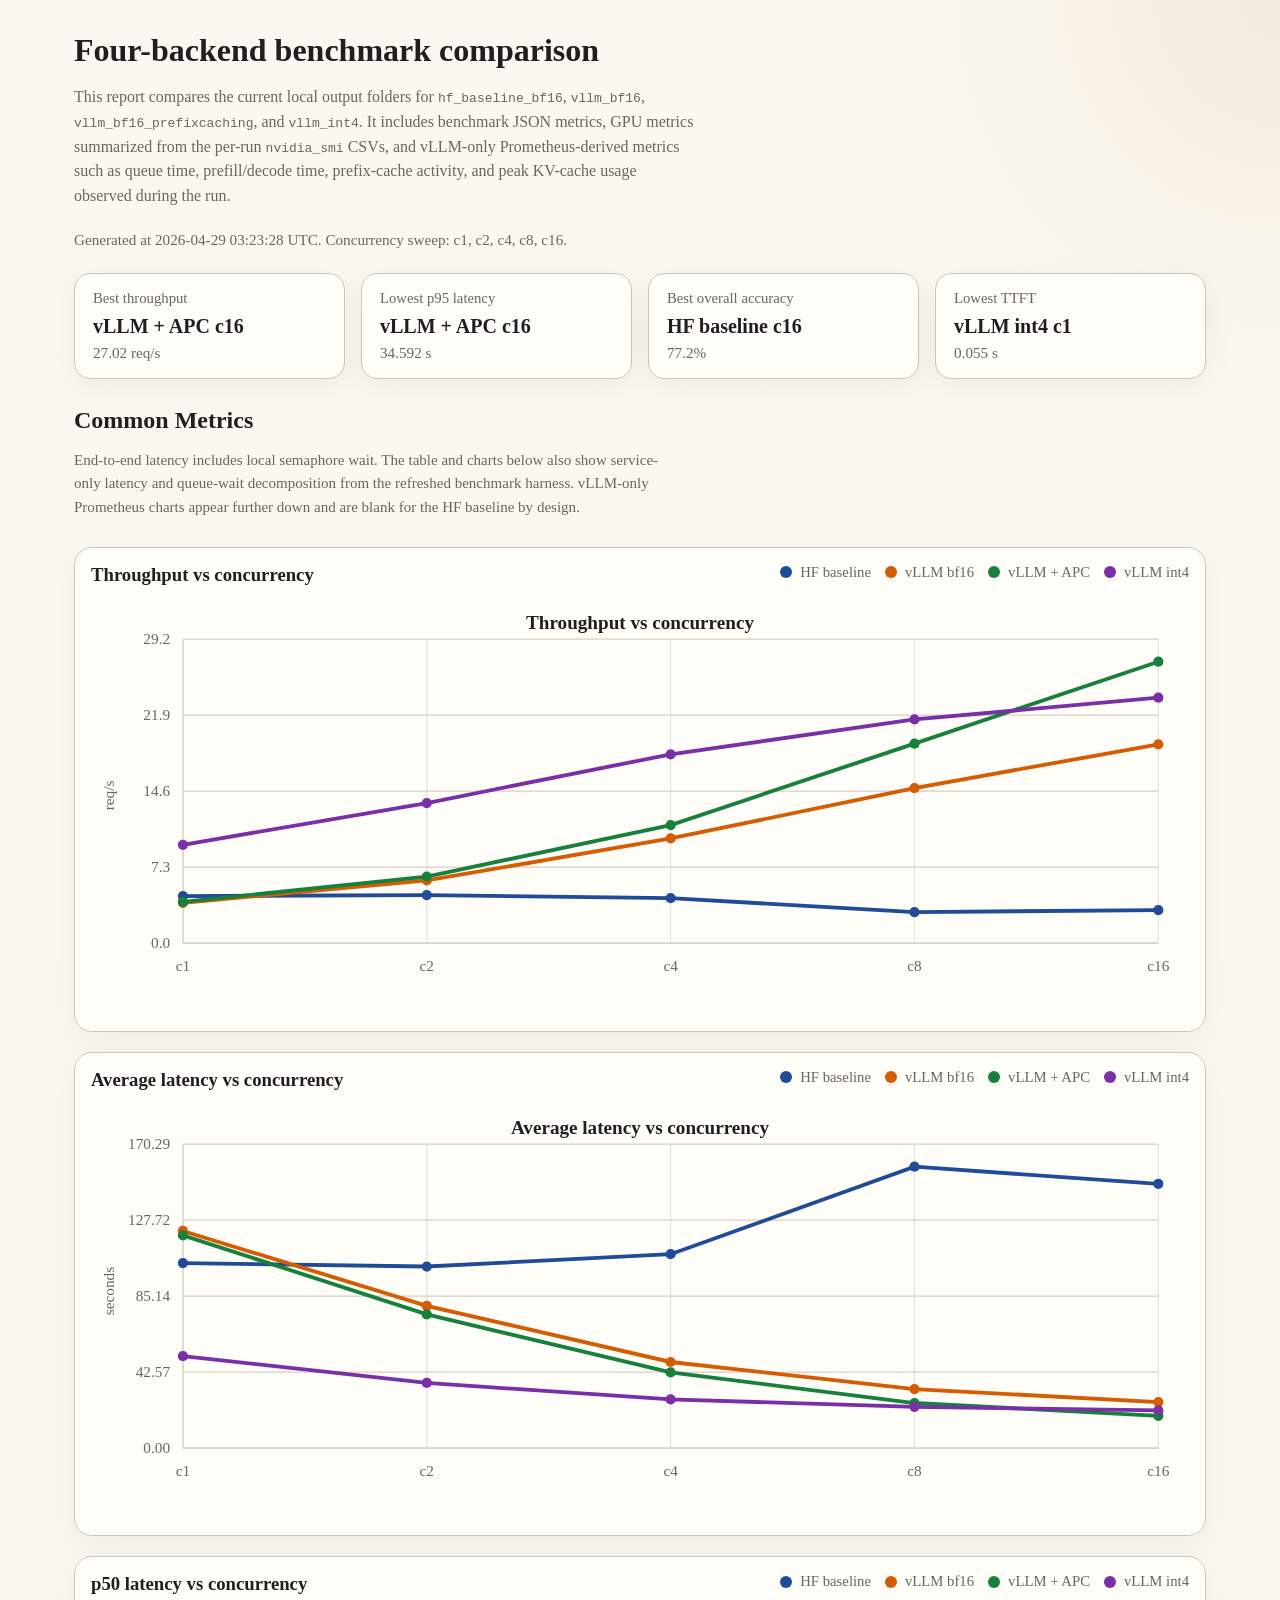
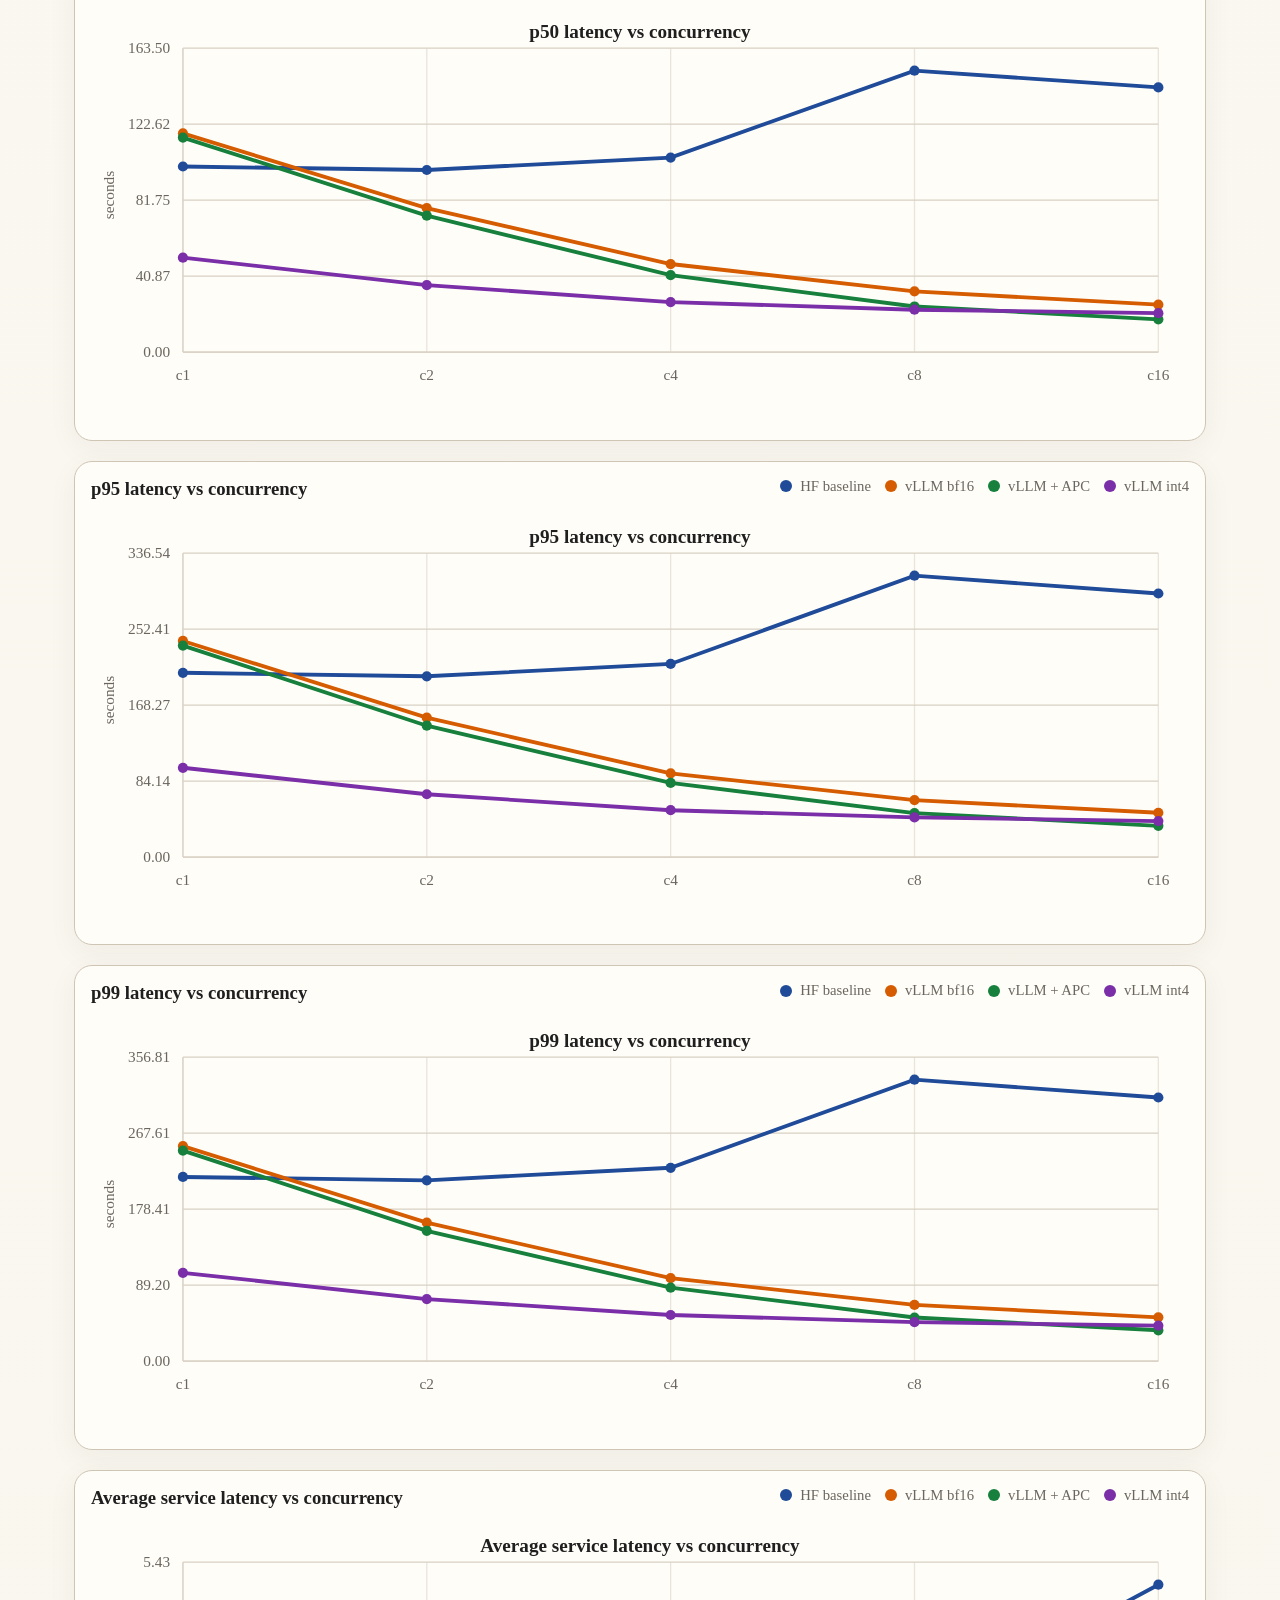
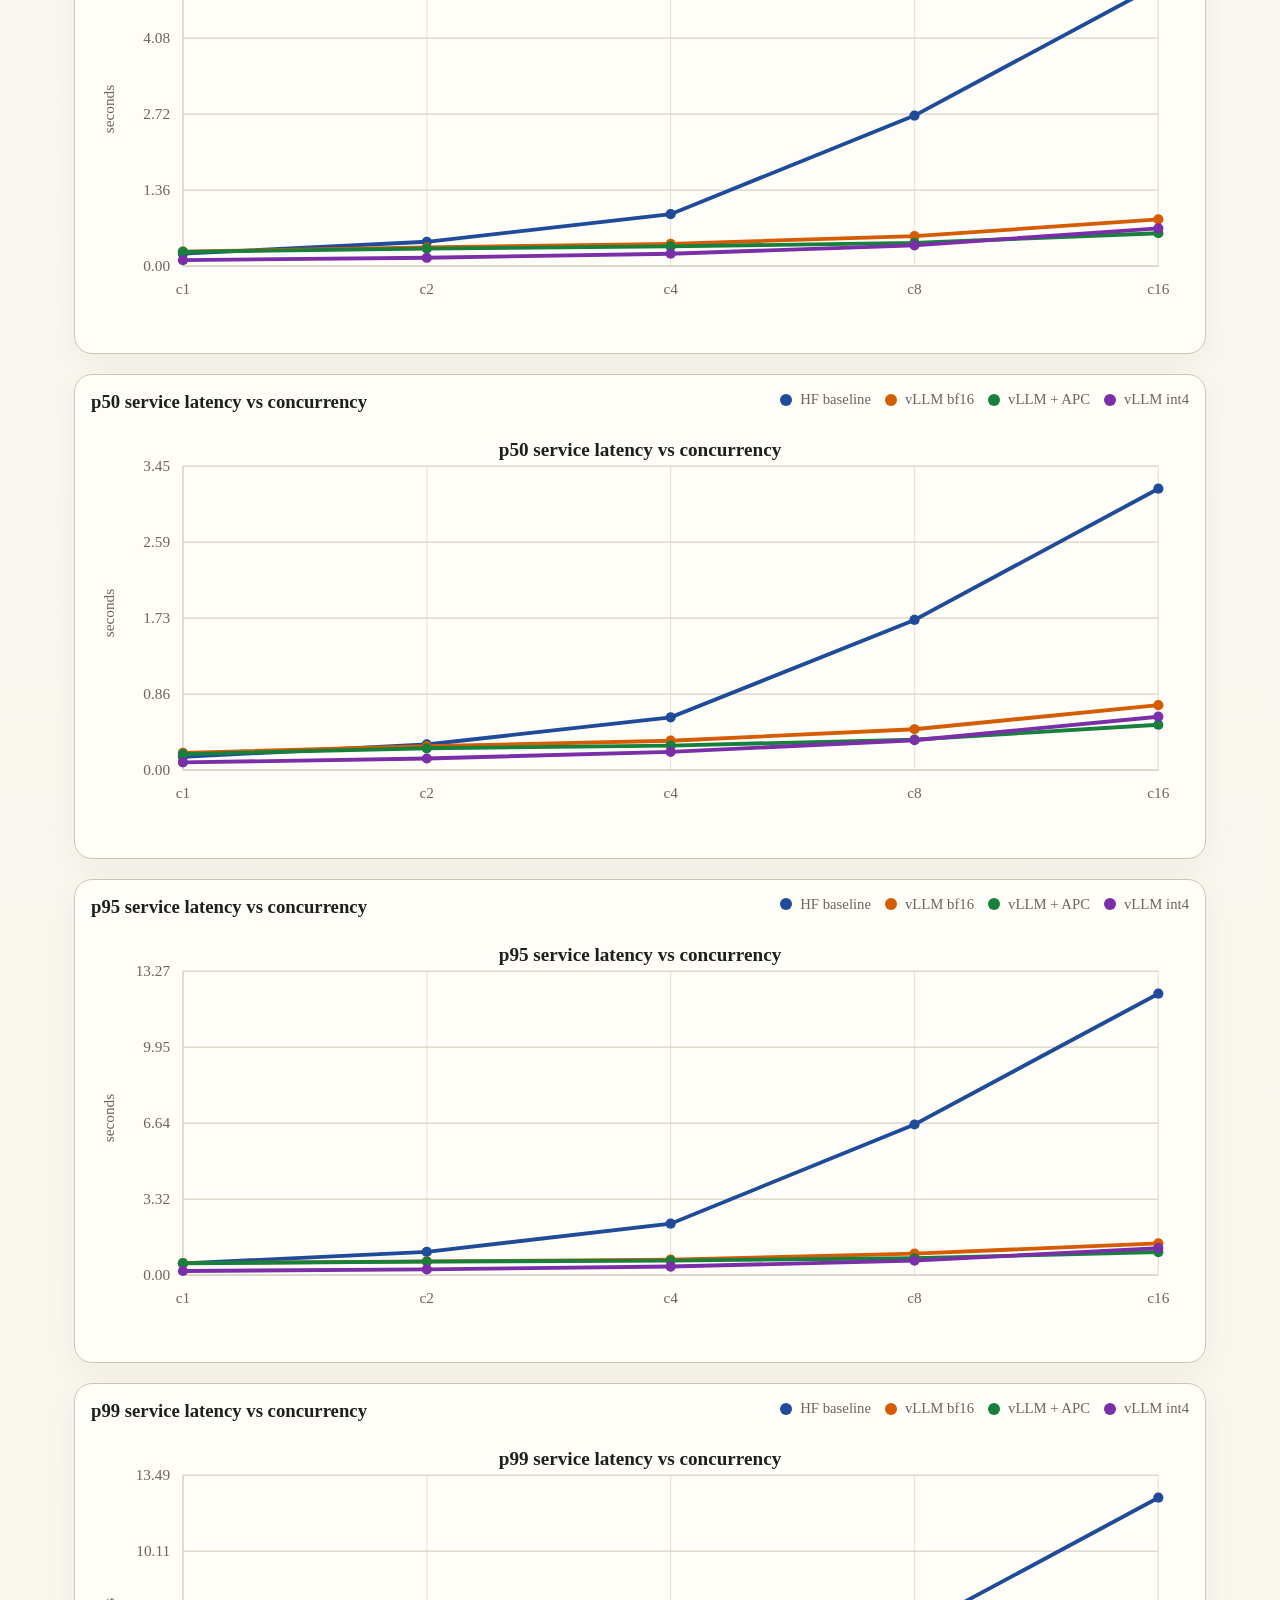
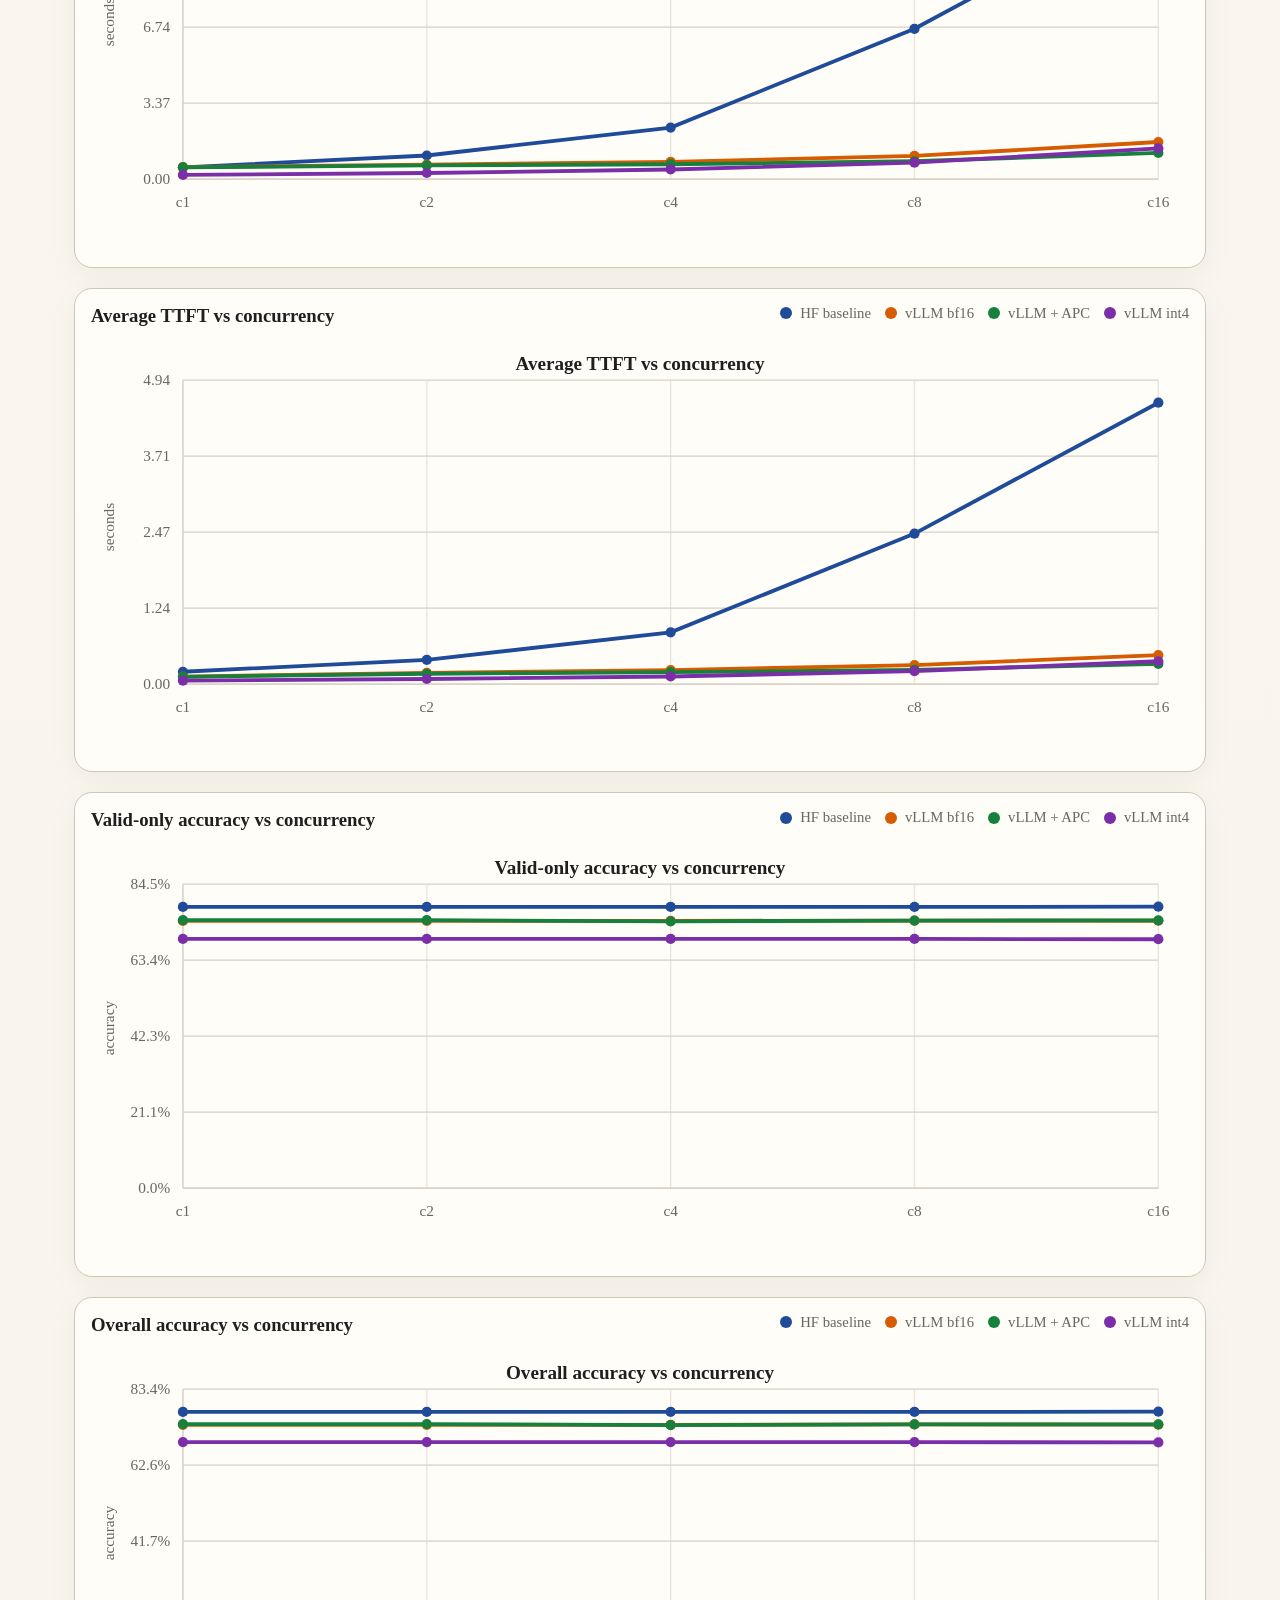
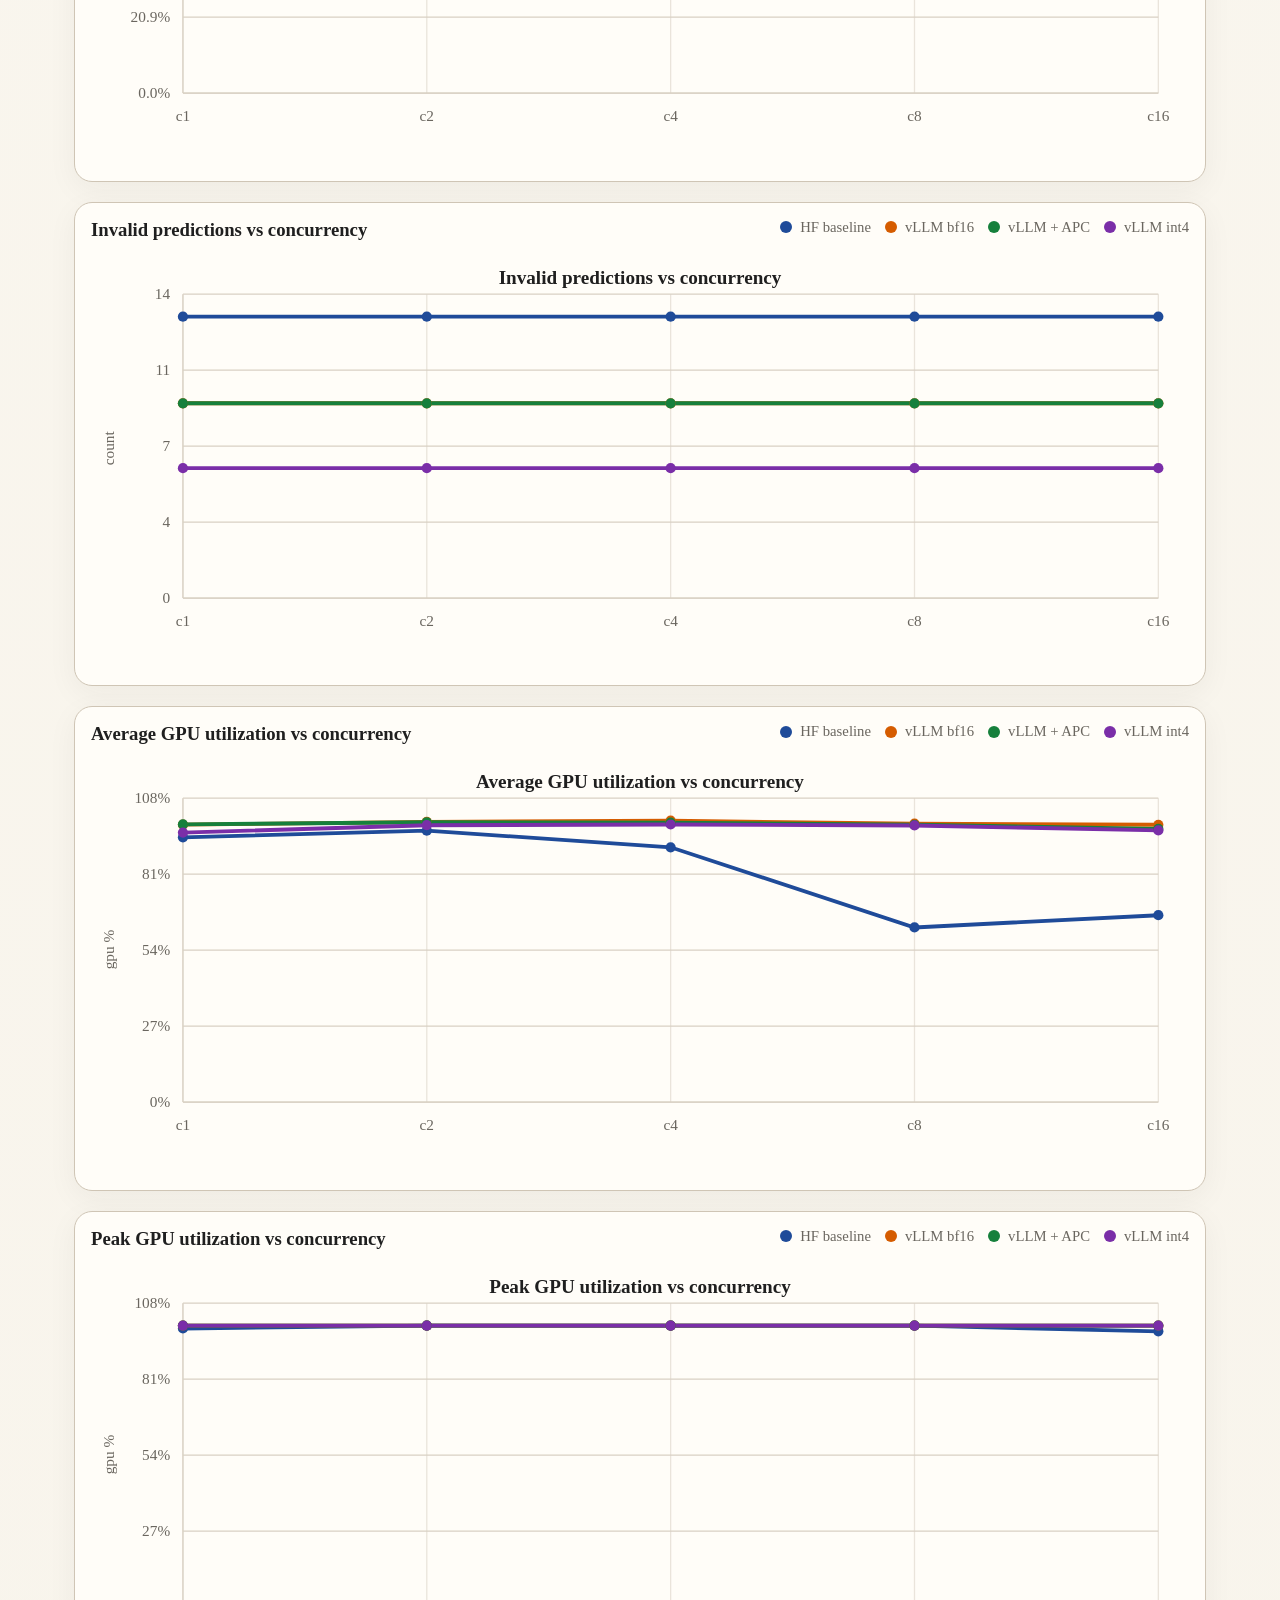
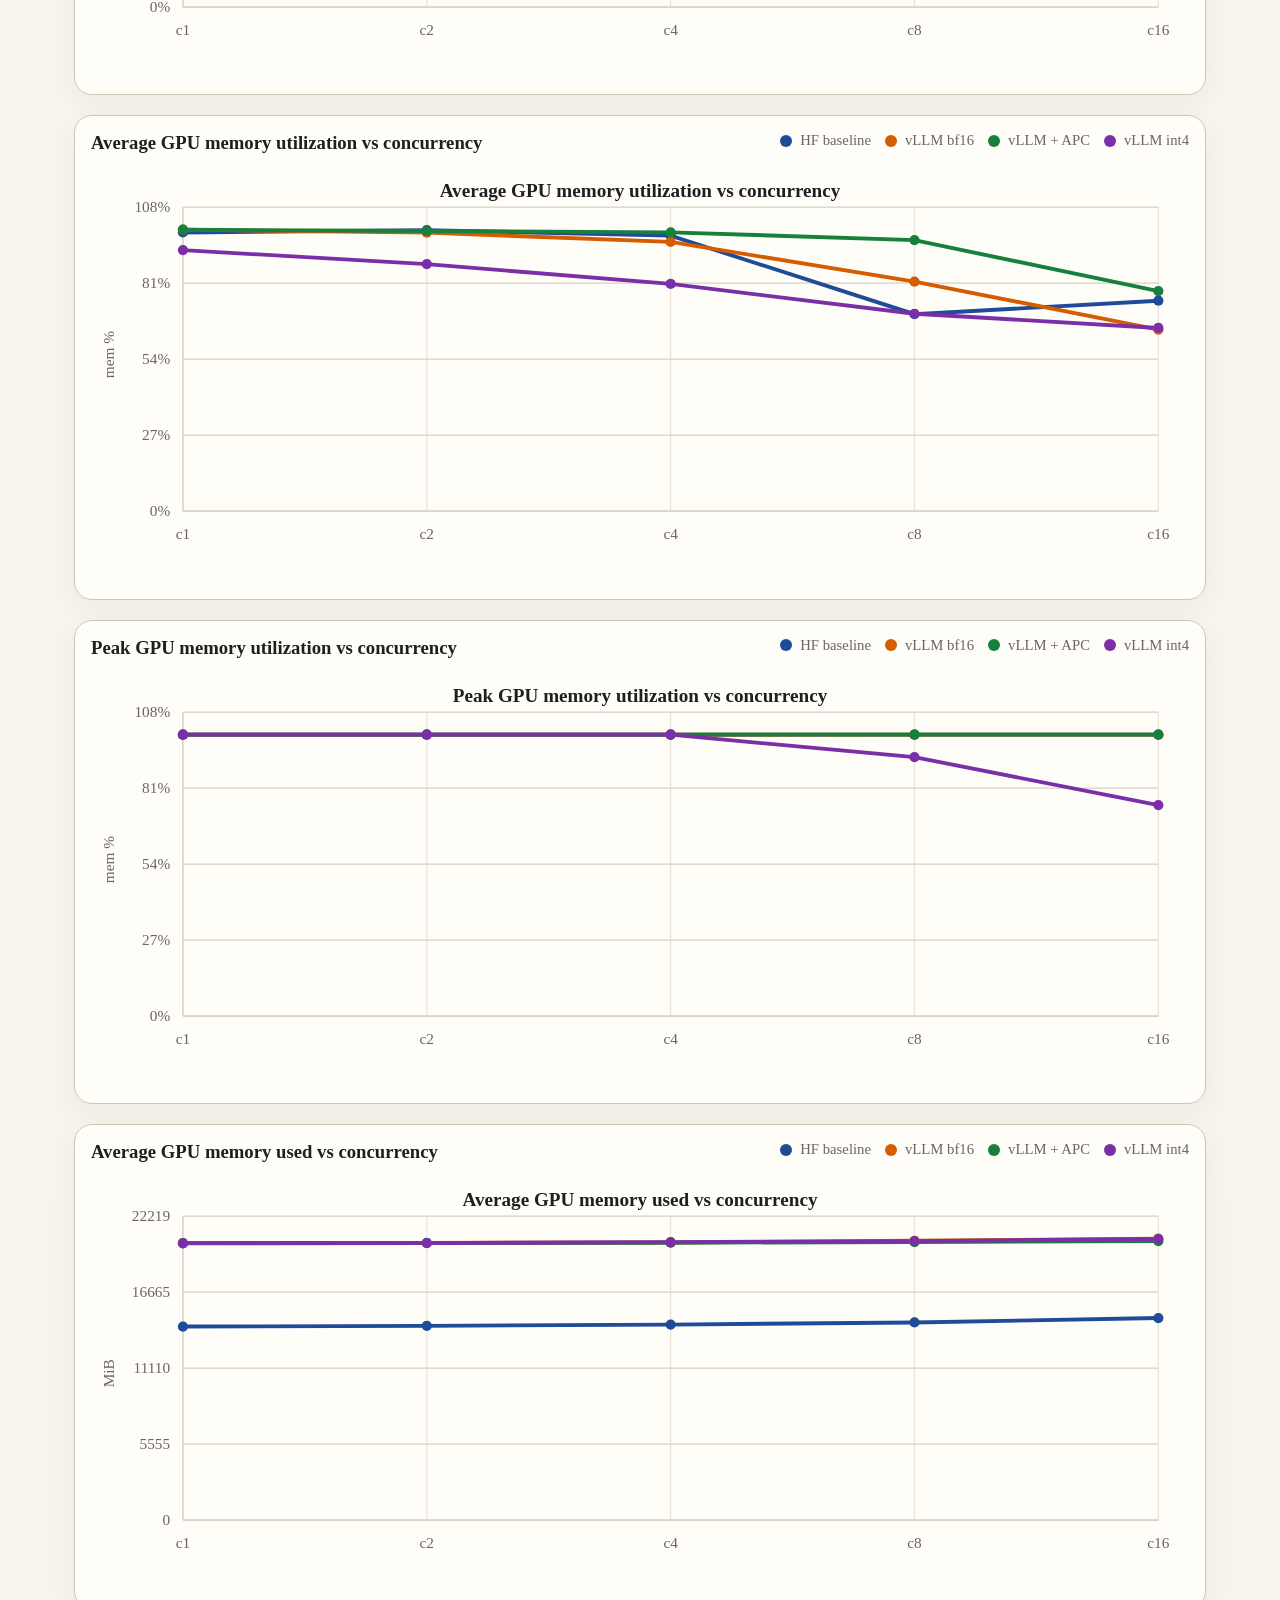
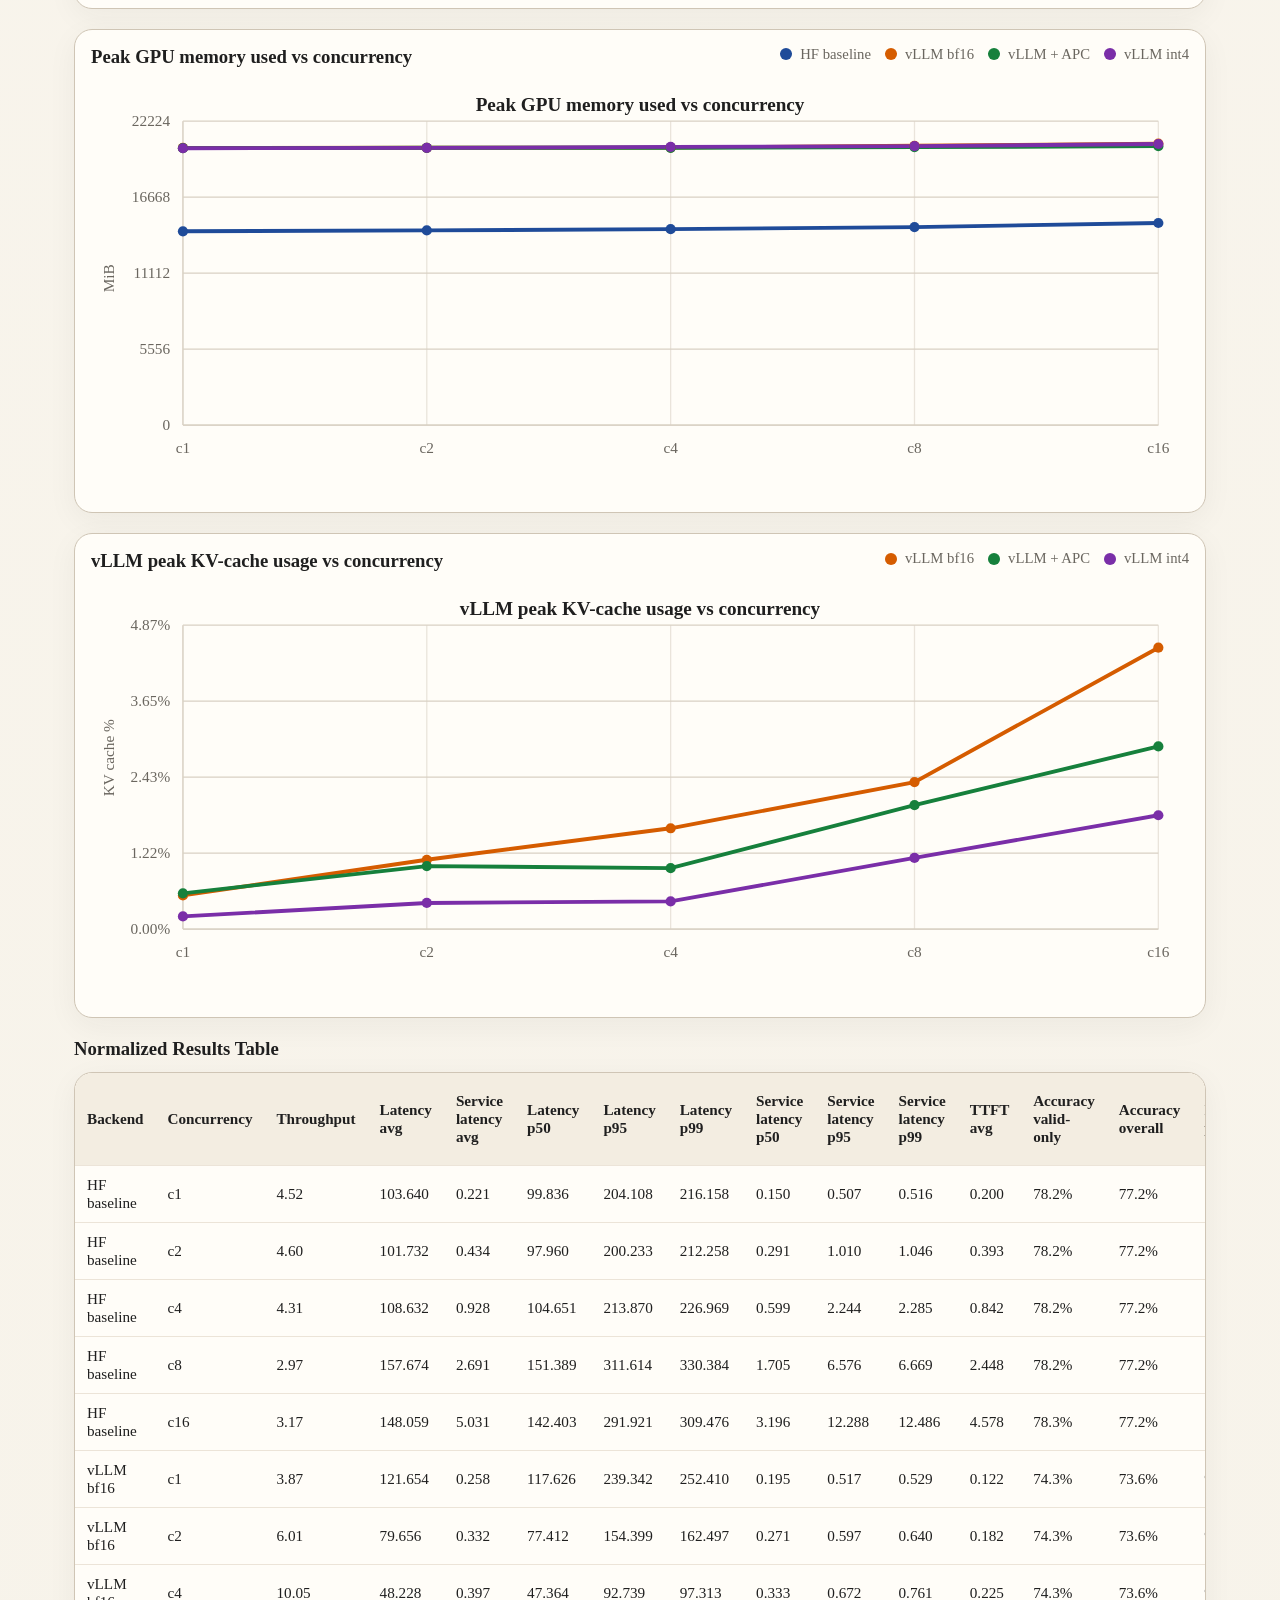
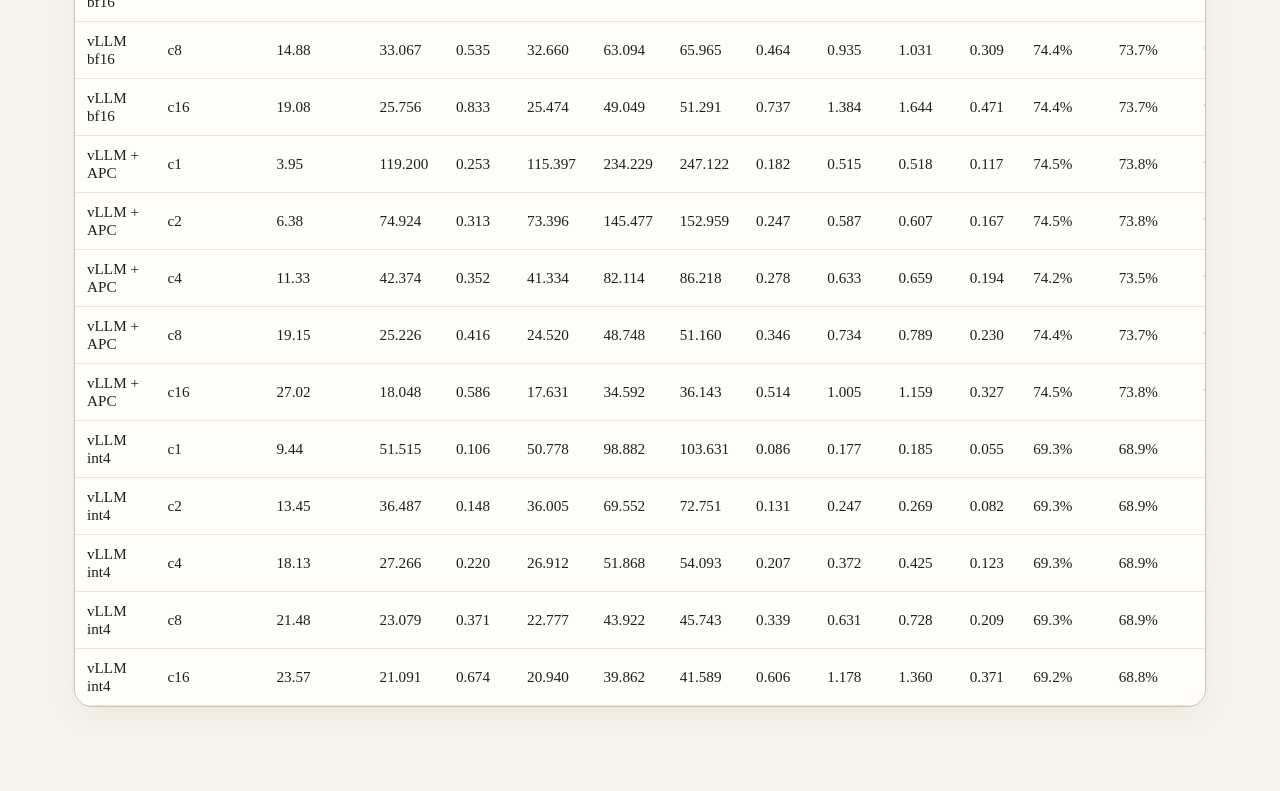
<file: outputs/branch_comparison/four_backend_comparison.html>
<!DOCTYPE html>
<html lang="en">
<head>
  <meta charset="utf-8" />
  <meta name="viewport" content="width=device-width, initial-scale=1" />
  <title>Four-backend Benchmark Comparison</title>
  <style>
    :root {
      --bg: #f7f3ea;
      --surface: #fffdf8;
      --ink: #1f1f1f;
      --muted: #6a665f;
      --grid: #d9d1c4;
      --border: #cfc5b5;
      --accent: #a04b00;
    }
    * { box-sizing: border-box; }
    body {
      margin: 0;
      font-family: Georgia, "Times New Roman", serif;
      color: var(--ink);
      background:
        radial-gradient(circle at top right, rgba(160, 75, 0, 0.08), transparent 24rem),
        linear-gradient(180deg, #fbf8f1, var(--bg));
    }
    main {
      max-width: 1180px;
      margin: 0 auto;
      padding: 32px 24px 56px;
    }
    h1, h2, h3 { margin: 0 0 12px; }
    p { line-height: 1.55; }
    .lede {
      max-width: 78ch;
      color: var(--muted);
      margin-bottom: 22px;
    }
    .meta {
      color: var(--muted);
      font-size: 0.95rem;
      margin-bottom: 24px;
    }
    .card-grid {
      display: grid;
      grid-template-columns: repeat(auto-fit, minmax(220px, 1fr));
      gap: 16px;
      margin-bottom: 28px;
    }
    .card {
      background: var(--surface);
      border: 1px solid var(--border);
      border-radius: 16px;
      padding: 16px 18px;
      box-shadow: 0 8px 30px rgba(31, 31, 31, 0.06);
    }
    .card-title {
      color: var(--muted);
      font-size: 0.92rem;
      margin-bottom: 8px;
    }
    .card-value {
      font-size: 1.25rem;
      font-weight: 700;
      margin-bottom: 6px;
    }
    .card-note {
      color: var(--muted);
      font-size: 0.95rem;
    }
    .chart-section {
      background: var(--surface);
      border: 1px solid var(--border);
      border-radius: 18px;
      padding: 16px;
      margin-bottom: 20px;
      box-shadow: 0 8px 30px rgba(31, 31, 31, 0.05);
    }
    .chart-header {
      display: flex;
      justify-content: space-between;
      align-items: flex-start;
      gap: 16px;
      margin-bottom: 8px;
    }
    .legend {
      display: flex;
      flex-wrap: wrap;
      gap: 10px 14px;
      color: var(--muted);
      font-size: 0.92rem;
    }
    .legend-item {
      display: inline-flex;
      align-items: center;
      gap: 8px;
    }
    .legend-swatch {
      width: 12px;
      height: 12px;
      border-radius: 999px;
      display: inline-block;
    }
    .chart {
      width: 100%;
      height: auto;
      display: block;
    }
    .axis, .grid {
      stroke: var(--grid);
      stroke-width: 1;
    }
    .xgrid {
      opacity: 0.55;
    }
    .axis-label {
      fill: var(--muted);
      font-size: 12px;
    }
    .chart-title {
      fill: var(--ink);
      font-size: 15px;
      font-weight: 600;
    }
    section {
      margin-bottom: 28px;
    }
    .table-wrap {
      overflow-x: auto;
      background: var(--surface);
      border: 1px solid var(--border);
      border-radius: 18px;
      box-shadow: 0 8px 30px rgba(31, 31, 31, 0.05);
    }
    table {
      width: 100%;
      border-collapse: collapse;
      min-width: 900px;
    }
    th, td {
      padding: 10px 12px;
      border-bottom: 1px solid #ece4d8;
      text-align: left;
      font-size: 0.95rem;
    }
    th {
      background: #f3ede1;
      position: sticky;
      top: 0;
    }
    .note {
      color: var(--muted);
      font-size: 0.94rem;
      max-width: 80ch;
    }
  </style>
</head>
<body>
  <main>
    <h1>Four-backend benchmark comparison</h1>
    <p class="lede">
      This report compares the current local output folders for <code>hf_baseline_bf16</code>,
      <code>vllm_bf16</code>, <code>vllm_bf16_prefixcaching</code>, and <code>vllm_int4</code>.
      It includes benchmark JSON metrics, GPU metrics summarized from the per-run
      <code>nvidia_smi</code> CSVs, and vLLM-only Prometheus-derived metrics such as queue time,
      prefill/decode time, prefix-cache activity, and peak KV-cache usage observed during the run.
    </p>
    <div class="meta">
      Generated at 2026-04-29 03:23:28 UTC.
      Concurrency sweep: c1, c2, c4, c8, c16.
    </div>
    <div class="card-grid">
    <div class="card">
      <div class="card-title">Best throughput</div>
      <div class="card-value">vLLM + APC c16</div>
      <div class="card-note">27.02 req/s</div>
    </div>
    
    <div class="card">
      <div class="card-title">Lowest p95 latency</div>
      <div class="card-value">vLLM + APC c16</div>
      <div class="card-note">34.592 s</div>
    </div>
    
    <div class="card">
      <div class="card-title">Best overall accuracy</div>
      <div class="card-value">HF baseline c16</div>
      <div class="card-note">77.2%</div>
    </div>
    
    <div class="card">
      <div class="card-title">Lowest TTFT</div>
      <div class="card-value">vLLM int4 c1</div>
      <div class="card-note">0.055 s</div>
    </div>
    </div>
    <section>
      <h2>Common Metrics</h2>
      <p class="note">
        End-to-end latency includes local semaphore wait. The table and charts below also show
        service-only latency and queue-wait decomposition from the refreshed benchmark harness.
        vLLM-only Prometheus charts appear further down and are blank for the HF baseline by design.
      </p>
    </section>
    
    <section class="chart-section">
      <div class="chart-header">
        <h3>Throughput vs concurrency</h3>
        <div class="legend"><div class="legend-item"><span class="legend-swatch" style="background:#1f4b99"></span>HF baseline</div><div class="legend-item"><span class="legend-swatch" style="background:#d55c00"></span>vLLM bf16</div><div class="legend-item"><span class="legend-swatch" style="background:#16803c"></span>vLLM + APC</div><div class="legend-item"><span class="legend-swatch" style="background:#7a2ea8"></span>vLLM int4</div></div>
      </div>
      <svg viewBox="0 0 860 320" class="chart" role="img" aria-label="Throughput vs concurrency">
        <text x="430.00" y="18" text-anchor="middle" class="chart-title">Throughput vs concurrency</text>
        <text x="18" y="160.00" transform="rotate(-90 18 160.00)" class="axis-label">req/s</text>
        <line x1="72" y1="264.00" x2="836" y2="264.00" class="grid" /><text x="62" y="268.00" text-anchor="end" class="axis-label">0.0</text><line x1="72" y1="204.50" x2="836" y2="204.50" class="grid" /><text x="62" y="208.50" text-anchor="end" class="axis-label">7.3</text><line x1="72" y1="145.00" x2="836" y2="145.00" class="grid" /><text x="62" y="149.00" text-anchor="end" class="axis-label">14.6</text><line x1="72" y1="85.50" x2="836" y2="85.50" class="grid" /><text x="62" y="89.50" text-anchor="end" class="axis-label">21.9</text><line x1="72" y1="26.00" x2="836" y2="26.00" class="grid" /><text x="62" y="30.00" text-anchor="end" class="axis-label">29.2</text>
        <line x1="72.00" y1="26" x2="72.00" y2="264" class="grid xgrid" /><text x="72.00" y="286" text-anchor="middle" class="axis-label">c1</text><line x1="263.00" y1="26" x2="263.00" y2="264" class="grid xgrid" /><text x="263.00" y="286" text-anchor="middle" class="axis-label">c2</text><line x1="454.00" y1="26" x2="454.00" y2="264" class="grid xgrid" /><text x="454.00" y="286" text-anchor="middle" class="axis-label">c4</text><line x1="645.00" y1="26" x2="645.00" y2="264" class="grid xgrid" /><text x="645.00" y="286" text-anchor="middle" class="axis-label">c8</text><line x1="836.00" y1="26" x2="836.00" y2="264" class="grid xgrid" /><text x="836.00" y="286" text-anchor="middle" class="axis-label">c16</text>
        <line x1="72" y1="264" x2="836" y2="264" class="axis" />
        <line x1="72" y1="26" x2="72" y2="264" class="axis" />
        <path d="M 72.00 227.18 L 263.00 226.46 L 454.00 228.87 L 645.00 239.79 L 836.00 238.16" fill="none" stroke="#1f4b99" stroke-width="3" stroke-linecap="round" /><path d="M 72.00 232.45 L 263.00 214.97 L 454.00 182.08 L 645.00 142.65 L 836.00 108.38" fill="none" stroke="#d55c00" stroke-width="3" stroke-linecap="round" /><path d="M 72.00 231.79 L 263.00 211.95 L 454.00 171.63 L 645.00 107.80 L 836.00 43.63" fill="none" stroke="#16803c" stroke-width="3" stroke-linecap="round" /><path d="M 72.00 187.02 L 263.00 154.34 L 454.00 116.14 L 645.00 88.87 L 836.00 71.81" fill="none" stroke="#7a2ea8" stroke-width="3" stroke-linecap="round" />
        <circle cx="72.00" cy="227.18" r="4" fill="#1f4b99"><title>HF baseline c1: 4.5</title></circle><circle cx="263.00" cy="226.46" r="4" fill="#1f4b99"><title>HF baseline c2: 4.6</title></circle><circle cx="454.00" cy="228.87" r="4" fill="#1f4b99"><title>HF baseline c4: 4.3</title></circle><circle cx="645.00" cy="239.79" r="4" fill="#1f4b99"><title>HF baseline c8: 3.0</title></circle><circle cx="836.00" cy="238.16" r="4" fill="#1f4b99"><title>HF baseline c16: 3.2</title></circle><circle cx="72.00" cy="232.45" r="4" fill="#d55c00"><title>vLLM bf16 c1: 3.9</title></circle><circle cx="263.00" cy="214.97" r="4" fill="#d55c00"><title>vLLM bf16 c2: 6.0</title></circle><circle cx="454.00" cy="182.08" r="4" fill="#d55c00"><title>vLLM bf16 c4: 10.0</title></circle><circle cx="645.00" cy="142.65" r="4" fill="#d55c00"><title>vLLM bf16 c8: 14.9</title></circle><circle cx="836.00" cy="108.38" r="4" fill="#d55c00"><title>vLLM bf16 c16: 19.1</title></circle><circle cx="72.00" cy="231.79" r="4" fill="#16803c"><title>vLLM + APC c1: 4.0</title></circle><circle cx="263.00" cy="211.95" r="4" fill="#16803c"><title>vLLM + APC c2: 6.4</title></circle><circle cx="454.00" cy="171.63" r="4" fill="#16803c"><title>vLLM + APC c4: 11.3</title></circle><circle cx="645.00" cy="107.80" r="4" fill="#16803c"><title>vLLM + APC c8: 19.2</title></circle><circle cx="836.00" cy="43.63" r="4" fill="#16803c"><title>vLLM + APC c16: 27.0</title></circle><circle cx="72.00" cy="187.02" r="4" fill="#7a2ea8"><title>vLLM int4 c1: 9.4</title></circle><circle cx="263.00" cy="154.34" r="4" fill="#7a2ea8"><title>vLLM int4 c2: 13.4</title></circle><circle cx="454.00" cy="116.14" r="4" fill="#7a2ea8"><title>vLLM int4 c4: 18.1</title></circle><circle cx="645.00" cy="88.87" r="4" fill="#7a2ea8"><title>vLLM int4 c8: 21.5</title></circle><circle cx="836.00" cy="71.81" r="4" fill="#7a2ea8"><title>vLLM int4 c16: 23.6</title></circle>
      </svg>
    </section>
    
    <section class="chart-section">
      <div class="chart-header">
        <h3>Average latency vs concurrency</h3>
        <div class="legend"><div class="legend-item"><span class="legend-swatch" style="background:#1f4b99"></span>HF baseline</div><div class="legend-item"><span class="legend-swatch" style="background:#d55c00"></span>vLLM bf16</div><div class="legend-item"><span class="legend-swatch" style="background:#16803c"></span>vLLM + APC</div><div class="legend-item"><span class="legend-swatch" style="background:#7a2ea8"></span>vLLM int4</div></div>
      </div>
      <svg viewBox="0 0 860 320" class="chart" role="img" aria-label="Average latency vs concurrency">
        <text x="430.00" y="18" text-anchor="middle" class="chart-title">Average latency vs concurrency</text>
        <text x="18" y="160.00" transform="rotate(-90 18 160.00)" class="axis-label">seconds</text>
        <line x1="72" y1="264.00" x2="836" y2="264.00" class="grid" /><text x="62" y="268.00" text-anchor="end" class="axis-label">0.00</text><line x1="72" y1="204.50" x2="836" y2="204.50" class="grid" /><text x="62" y="208.50" text-anchor="end" class="axis-label">42.57</text><line x1="72" y1="145.00" x2="836" y2="145.00" class="grid" /><text x="62" y="149.00" text-anchor="end" class="axis-label">85.14</text><line x1="72" y1="85.50" x2="836" y2="85.50" class="grid" /><text x="62" y="89.50" text-anchor="end" class="axis-label">127.72</text><line x1="72" y1="26.00" x2="836" y2="26.00" class="grid" /><text x="62" y="30.00" text-anchor="end" class="axis-label">170.29</text>
        <line x1="72.00" y1="26" x2="72.00" y2="264" class="grid xgrid" /><text x="72.00" y="286" text-anchor="middle" class="axis-label">c1</text><line x1="263.00" y1="26" x2="263.00" y2="264" class="grid xgrid" /><text x="263.00" y="286" text-anchor="middle" class="axis-label">c2</text><line x1="454.00" y1="26" x2="454.00" y2="264" class="grid xgrid" /><text x="454.00" y="286" text-anchor="middle" class="axis-label">c4</text><line x1="645.00" y1="26" x2="645.00" y2="264" class="grid xgrid" /><text x="645.00" y="286" text-anchor="middle" class="axis-label">c8</text><line x1="836.00" y1="26" x2="836.00" y2="264" class="grid xgrid" /><text x="836.00" y="286" text-anchor="middle" class="axis-label">c16</text>
        <line x1="72" y1="264" x2="836" y2="264" class="axis" />
        <line x1="72" y1="26" x2="72" y2="264" class="axis" />
        <path d="M 72.00 119.15 L 263.00 121.82 L 454.00 112.17 L 645.00 43.63 L 836.00 57.07" fill="none" stroke="#1f4b99" stroke-width="3" stroke-linecap="round" /><path d="M 72.00 93.97 L 263.00 152.67 L 454.00 196.59 L 645.00 217.78 L 836.00 228.00" fill="none" stroke="#d55c00" stroke-width="3" stroke-linecap="round" /><path d="M 72.00 97.40 L 263.00 159.28 L 454.00 204.78 L 645.00 228.74 L 836.00 238.77" fill="none" stroke="#16803c" stroke-width="3" stroke-linecap="round" /><path d="M 72.00 192.00 L 263.00 213.00 L 454.00 225.89 L 645.00 231.74 L 836.00 234.52" fill="none" stroke="#7a2ea8" stroke-width="3" stroke-linecap="round" />
        <circle cx="72.00" cy="119.15" r="4" fill="#1f4b99"><title>HF baseline c1: 103.64</title></circle><circle cx="263.00" cy="121.82" r="4" fill="#1f4b99"><title>HF baseline c2: 101.73</title></circle><circle cx="454.00" cy="112.17" r="4" fill="#1f4b99"><title>HF baseline c4: 108.63</title></circle><circle cx="645.00" cy="43.63" r="4" fill="#1f4b99"><title>HF baseline c8: 157.67</title></circle><circle cx="836.00" cy="57.07" r="4" fill="#1f4b99"><title>HF baseline c16: 148.06</title></circle><circle cx="72.00" cy="93.97" r="4" fill="#d55c00"><title>vLLM bf16 c1: 121.65</title></circle><circle cx="263.00" cy="152.67" r="4" fill="#d55c00"><title>vLLM bf16 c2: 79.66</title></circle><circle cx="454.00" cy="196.59" r="4" fill="#d55c00"><title>vLLM bf16 c4: 48.23</title></circle><circle cx="645.00" cy="217.78" r="4" fill="#d55c00"><title>vLLM bf16 c8: 33.07</title></circle><circle cx="836.00" cy="228.00" r="4" fill="#d55c00"><title>vLLM bf16 c16: 25.76</title></circle><circle cx="72.00" cy="97.40" r="4" fill="#16803c"><title>vLLM + APC c1: 119.20</title></circle><circle cx="263.00" cy="159.28" r="4" fill="#16803c"><title>vLLM + APC c2: 74.92</title></circle><circle cx="454.00" cy="204.78" r="4" fill="#16803c"><title>vLLM + APC c4: 42.37</title></circle><circle cx="645.00" cy="228.74" r="4" fill="#16803c"><title>vLLM + APC c8: 25.23</title></circle><circle cx="836.00" cy="238.77" r="4" fill="#16803c"><title>vLLM + APC c16: 18.05</title></circle><circle cx="72.00" cy="192.00" r="4" fill="#7a2ea8"><title>vLLM int4 c1: 51.51</title></circle><circle cx="263.00" cy="213.00" r="4" fill="#7a2ea8"><title>vLLM int4 c2: 36.49</title></circle><circle cx="454.00" cy="225.89" r="4" fill="#7a2ea8"><title>vLLM int4 c4: 27.27</title></circle><circle cx="645.00" cy="231.74" r="4" fill="#7a2ea8"><title>vLLM int4 c8: 23.08</title></circle><circle cx="836.00" cy="234.52" r="4" fill="#7a2ea8"><title>vLLM int4 c16: 21.09</title></circle>
      </svg>
    </section>
    
    <section class="chart-section">
      <div class="chart-header">
        <h3>p50 latency vs concurrency</h3>
        <div class="legend"><div class="legend-item"><span class="legend-swatch" style="background:#1f4b99"></span>HF baseline</div><div class="legend-item"><span class="legend-swatch" style="background:#d55c00"></span>vLLM bf16</div><div class="legend-item"><span class="legend-swatch" style="background:#16803c"></span>vLLM + APC</div><div class="legend-item"><span class="legend-swatch" style="background:#7a2ea8"></span>vLLM int4</div></div>
      </div>
      <svg viewBox="0 0 860 320" class="chart" role="img" aria-label="p50 latency vs concurrency">
        <text x="430.00" y="18" text-anchor="middle" class="chart-title">p50 latency vs concurrency</text>
        <text x="18" y="160.00" transform="rotate(-90 18 160.00)" class="axis-label">seconds</text>
        <line x1="72" y1="264.00" x2="836" y2="264.00" class="grid" /><text x="62" y="268.00" text-anchor="end" class="axis-label">0.00</text><line x1="72" y1="204.50" x2="836" y2="204.50" class="grid" /><text x="62" y="208.50" text-anchor="end" class="axis-label">40.87</text><line x1="72" y1="145.00" x2="836" y2="145.00" class="grid" /><text x="62" y="149.00" text-anchor="end" class="axis-label">81.75</text><line x1="72" y1="85.50" x2="836" y2="85.50" class="grid" /><text x="62" y="89.50" text-anchor="end" class="axis-label">122.62</text><line x1="72" y1="26.00" x2="836" y2="26.00" class="grid" /><text x="62" y="30.00" text-anchor="end" class="axis-label">163.50</text>
        <line x1="72.00" y1="26" x2="72.00" y2="264" class="grid xgrid" /><text x="72.00" y="286" text-anchor="middle" class="axis-label">c1</text><line x1="263.00" y1="26" x2="263.00" y2="264" class="grid xgrid" /><text x="263.00" y="286" text-anchor="middle" class="axis-label">c2</text><line x1="454.00" y1="26" x2="454.00" y2="264" class="grid xgrid" /><text x="454.00" y="286" text-anchor="middle" class="axis-label">c4</text><line x1="645.00" y1="26" x2="645.00" y2="264" class="grid xgrid" /><text x="645.00" y="286" text-anchor="middle" class="axis-label">c8</text><line x1="836.00" y1="26" x2="836.00" y2="264" class="grid xgrid" /><text x="836.00" y="286" text-anchor="middle" class="axis-label">c16</text>
        <line x1="72" y1="264" x2="836" y2="264" class="axis" />
        <line x1="72" y1="26" x2="72" y2="264" class="axis" />
        <path d="M 72.00 118.67 L 263.00 121.40 L 454.00 111.66 L 645.00 43.63 L 836.00 56.71" fill="none" stroke="#1f4b99" stroke-width="3" stroke-linecap="round" /><path d="M 72.00 92.78 L 263.00 151.32 L 454.00 195.05 L 645.00 216.46 L 836.00 226.92" fill="none" stroke="#d55c00" stroke-width="3" stroke-linecap="round" /><path d="M 72.00 96.02 L 263.00 157.16 L 454.00 203.83 L 645.00 228.31 L 836.00 238.34" fill="none" stroke="#16803c" stroke-width="3" stroke-linecap="round" /><path d="M 72.00 190.08 L 263.00 211.59 L 454.00 224.83 L 645.00 230.84 L 836.00 233.52" fill="none" stroke="#7a2ea8" stroke-width="3" stroke-linecap="round" />
        <circle cx="72.00" cy="118.67" r="4" fill="#1f4b99"><title>HF baseline c1: 99.84</title></circle><circle cx="263.00" cy="121.40" r="4" fill="#1f4b99"><title>HF baseline c2: 97.96</title></circle><circle cx="454.00" cy="111.66" r="4" fill="#1f4b99"><title>HF baseline c4: 104.65</title></circle><circle cx="645.00" cy="43.63" r="4" fill="#1f4b99"><title>HF baseline c8: 151.39</title></circle><circle cx="836.00" cy="56.71" r="4" fill="#1f4b99"><title>HF baseline c16: 142.40</title></circle><circle cx="72.00" cy="92.78" r="4" fill="#d55c00"><title>vLLM bf16 c1: 117.63</title></circle><circle cx="263.00" cy="151.32" r="4" fill="#d55c00"><title>vLLM bf16 c2: 77.41</title></circle><circle cx="454.00" cy="195.05" r="4" fill="#d55c00"><title>vLLM bf16 c4: 47.36</title></circle><circle cx="645.00" cy="216.46" r="4" fill="#d55c00"><title>vLLM bf16 c8: 32.66</title></circle><circle cx="836.00" cy="226.92" r="4" fill="#d55c00"><title>vLLM bf16 c16: 25.47</title></circle><circle cx="72.00" cy="96.02" r="4" fill="#16803c"><title>vLLM + APC c1: 115.40</title></circle><circle cx="263.00" cy="157.16" r="4" fill="#16803c"><title>vLLM + APC c2: 73.40</title></circle><circle cx="454.00" cy="203.83" r="4" fill="#16803c"><title>vLLM + APC c4: 41.33</title></circle><circle cx="645.00" cy="228.31" r="4" fill="#16803c"><title>vLLM + APC c8: 24.52</title></circle><circle cx="836.00" cy="238.34" r="4" fill="#16803c"><title>vLLM + APC c16: 17.63</title></circle><circle cx="72.00" cy="190.08" r="4" fill="#7a2ea8"><title>vLLM int4 c1: 50.78</title></circle><circle cx="263.00" cy="211.59" r="4" fill="#7a2ea8"><title>vLLM int4 c2: 36.00</title></circle><circle cx="454.00" cy="224.83" r="4" fill="#7a2ea8"><title>vLLM int4 c4: 26.91</title></circle><circle cx="645.00" cy="230.84" r="4" fill="#7a2ea8"><title>vLLM int4 c8: 22.78</title></circle><circle cx="836.00" cy="233.52" r="4" fill="#7a2ea8"><title>vLLM int4 c16: 20.94</title></circle>
      </svg>
    </section>
    
    <section class="chart-section">
      <div class="chart-header">
        <h3>p95 latency vs concurrency</h3>
        <div class="legend"><div class="legend-item"><span class="legend-swatch" style="background:#1f4b99"></span>HF baseline</div><div class="legend-item"><span class="legend-swatch" style="background:#d55c00"></span>vLLM bf16</div><div class="legend-item"><span class="legend-swatch" style="background:#16803c"></span>vLLM + APC</div><div class="legend-item"><span class="legend-swatch" style="background:#7a2ea8"></span>vLLM int4</div></div>
      </div>
      <svg viewBox="0 0 860 320" class="chart" role="img" aria-label="p95 latency vs concurrency">
        <text x="430.00" y="18" text-anchor="middle" class="chart-title">p95 latency vs concurrency</text>
        <text x="18" y="160.00" transform="rotate(-90 18 160.00)" class="axis-label">seconds</text>
        <line x1="72" y1="264.00" x2="836" y2="264.00" class="grid" /><text x="62" y="268.00" text-anchor="end" class="axis-label">0.00</text><line x1="72" y1="204.50" x2="836" y2="204.50" class="grid" /><text x="62" y="208.50" text-anchor="end" class="axis-label">84.14</text><line x1="72" y1="145.00" x2="836" y2="145.00" class="grid" /><text x="62" y="149.00" text-anchor="end" class="axis-label">168.27</text><line x1="72" y1="85.50" x2="836" y2="85.50" class="grid" /><text x="62" y="89.50" text-anchor="end" class="axis-label">252.41</text><line x1="72" y1="26.00" x2="836" y2="26.00" class="grid" /><text x="62" y="30.00" text-anchor="end" class="axis-label">336.54</text>
        <line x1="72.00" y1="26" x2="72.00" y2="264" class="grid xgrid" /><text x="72.00" y="286" text-anchor="middle" class="axis-label">c1</text><line x1="263.00" y1="26" x2="263.00" y2="264" class="grid xgrid" /><text x="263.00" y="286" text-anchor="middle" class="axis-label">c2</text><line x1="454.00" y1="26" x2="454.00" y2="264" class="grid xgrid" /><text x="454.00" y="286" text-anchor="middle" class="axis-label">c4</text><line x1="645.00" y1="26" x2="645.00" y2="264" class="grid xgrid" /><text x="645.00" y="286" text-anchor="middle" class="axis-label">c8</text><line x1="836.00" y1="26" x2="836.00" y2="264" class="grid xgrid" /><text x="836.00" y="286" text-anchor="middle" class="axis-label">c16</text>
        <line x1="72" y1="264" x2="836" y2="264" class="axis" />
        <line x1="72" y1="26" x2="72" y2="264" class="axis" />
        <path d="M 72.00 119.66 L 263.00 122.40 L 454.00 112.75 L 645.00 43.63 L 836.00 57.56" fill="none" stroke="#1f4b99" stroke-width="3" stroke-linecap="round" /><path d="M 72.00 94.74 L 263.00 154.81 L 454.00 198.42 L 645.00 219.38 L 836.00 229.31" fill="none" stroke="#d55c00" stroke-width="3" stroke-linecap="round" /><path d="M 72.00 98.36 L 263.00 161.12 L 454.00 205.93 L 645.00 229.53 L 836.00 239.54" fill="none" stroke="#16803c" stroke-width="3" stroke-linecap="round" /><path d="M 72.00 194.07 L 263.00 214.81 L 454.00 227.32 L 645.00 232.94 L 836.00 235.81" fill="none" stroke="#7a2ea8" stroke-width="3" stroke-linecap="round" />
        <circle cx="72.00" cy="119.66" r="4" fill="#1f4b99"><title>HF baseline c1: 204.11</title></circle><circle cx="263.00" cy="122.40" r="4" fill="#1f4b99"><title>HF baseline c2: 200.23</title></circle><circle cx="454.00" cy="112.75" r="4" fill="#1f4b99"><title>HF baseline c4: 213.87</title></circle><circle cx="645.00" cy="43.63" r="4" fill="#1f4b99"><title>HF baseline c8: 311.61</title></circle><circle cx="836.00" cy="57.56" r="4" fill="#1f4b99"><title>HF baseline c16: 291.92</title></circle><circle cx="72.00" cy="94.74" r="4" fill="#d55c00"><title>vLLM bf16 c1: 239.34</title></circle><circle cx="263.00" cy="154.81" r="4" fill="#d55c00"><title>vLLM bf16 c2: 154.40</title></circle><circle cx="454.00" cy="198.42" r="4" fill="#d55c00"><title>vLLM bf16 c4: 92.74</title></circle><circle cx="645.00" cy="219.38" r="4" fill="#d55c00"><title>vLLM bf16 c8: 63.09</title></circle><circle cx="836.00" cy="229.31" r="4" fill="#d55c00"><title>vLLM bf16 c16: 49.05</title></circle><circle cx="72.00" cy="98.36" r="4" fill="#16803c"><title>vLLM + APC c1: 234.23</title></circle><circle cx="263.00" cy="161.12" r="4" fill="#16803c"><title>vLLM + APC c2: 145.48</title></circle><circle cx="454.00" cy="205.93" r="4" fill="#16803c"><title>vLLM + APC c4: 82.11</title></circle><circle cx="645.00" cy="229.53" r="4" fill="#16803c"><title>vLLM + APC c8: 48.75</title></circle><circle cx="836.00" cy="239.54" r="4" fill="#16803c"><title>vLLM + APC c16: 34.59</title></circle><circle cx="72.00" cy="194.07" r="4" fill="#7a2ea8"><title>vLLM int4 c1: 98.88</title></circle><circle cx="263.00" cy="214.81" r="4" fill="#7a2ea8"><title>vLLM int4 c2: 69.55</title></circle><circle cx="454.00" cy="227.32" r="4" fill="#7a2ea8"><title>vLLM int4 c4: 51.87</title></circle><circle cx="645.00" cy="232.94" r="4" fill="#7a2ea8"><title>vLLM int4 c8: 43.92</title></circle><circle cx="836.00" cy="235.81" r="4" fill="#7a2ea8"><title>vLLM int4 c16: 39.86</title></circle>
      </svg>
    </section>
    
    <section class="chart-section">
      <div class="chart-header">
        <h3>p99 latency vs concurrency</h3>
        <div class="legend"><div class="legend-item"><span class="legend-swatch" style="background:#1f4b99"></span>HF baseline</div><div class="legend-item"><span class="legend-swatch" style="background:#d55c00"></span>vLLM bf16</div><div class="legend-item"><span class="legend-swatch" style="background:#16803c"></span>vLLM + APC</div><div class="legend-item"><span class="legend-swatch" style="background:#7a2ea8"></span>vLLM int4</div></div>
      </div>
      <svg viewBox="0 0 860 320" class="chart" role="img" aria-label="p99 latency vs concurrency">
        <text x="430.00" y="18" text-anchor="middle" class="chart-title">p99 latency vs concurrency</text>
        <text x="18" y="160.00" transform="rotate(-90 18 160.00)" class="axis-label">seconds</text>
        <line x1="72" y1="264.00" x2="836" y2="264.00" class="grid" /><text x="62" y="268.00" text-anchor="end" class="axis-label">0.00</text><line x1="72" y1="204.50" x2="836" y2="204.50" class="grid" /><text x="62" y="208.50" text-anchor="end" class="axis-label">89.20</text><line x1="72" y1="145.00" x2="836" y2="145.00" class="grid" /><text x="62" y="149.00" text-anchor="end" class="axis-label">178.41</text><line x1="72" y1="85.50" x2="836" y2="85.50" class="grid" /><text x="62" y="89.50" text-anchor="end" class="axis-label">267.61</text><line x1="72" y1="26.00" x2="836" y2="26.00" class="grid" /><text x="62" y="30.00" text-anchor="end" class="axis-label">356.81</text>
        <line x1="72.00" y1="26" x2="72.00" y2="264" class="grid xgrid" /><text x="72.00" y="286" text-anchor="middle" class="axis-label">c1</text><line x1="263.00" y1="26" x2="263.00" y2="264" class="grid xgrid" /><text x="263.00" y="286" text-anchor="middle" class="axis-label">c2</text><line x1="454.00" y1="26" x2="454.00" y2="264" class="grid xgrid" /><text x="454.00" y="286" text-anchor="middle" class="axis-label">c4</text><line x1="645.00" y1="26" x2="645.00" y2="264" class="grid xgrid" /><text x="645.00" y="286" text-anchor="middle" class="axis-label">c8</text><line x1="836.00" y1="26" x2="836.00" y2="264" class="grid xgrid" /><text x="836.00" y="286" text-anchor="middle" class="axis-label">c16</text>
        <line x1="72" y1="264" x2="836" y2="264" class="axis" />
        <line x1="72" y1="26" x2="72" y2="264" class="axis" />
        <path d="M 72.00 119.82 L 263.00 122.42 L 454.00 112.61 L 645.00 43.63 L 836.00 57.58" fill="none" stroke="#1f4b99" stroke-width="3" stroke-linecap="round" /><path d="M 72.00 95.64 L 263.00 155.61 L 454.00 199.09 L 645.00 220.00 L 836.00 229.79" fill="none" stroke="#d55c00" stroke-width="3" stroke-linecap="round" /><path d="M 72.00 99.17 L 263.00 161.97 L 454.00 206.49 L 645.00 229.88 L 836.00 239.89" fill="none" stroke="#16803c" stroke-width="3" stroke-linecap="round" /><path d="M 72.00 194.88 L 263.00 215.47 L 454.00 227.92 L 645.00 233.49 L 836.00 236.26" fill="none" stroke="#7a2ea8" stroke-width="3" stroke-linecap="round" />
        <circle cx="72.00" cy="119.82" r="4" fill="#1f4b99"><title>HF baseline c1: 216.16</title></circle><circle cx="263.00" cy="122.42" r="4" fill="#1f4b99"><title>HF baseline c2: 212.26</title></circle><circle cx="454.00" cy="112.61" r="4" fill="#1f4b99"><title>HF baseline c4: 226.97</title></circle><circle cx="645.00" cy="43.63" r="4" fill="#1f4b99"><title>HF baseline c8: 330.38</title></circle><circle cx="836.00" cy="57.58" r="4" fill="#1f4b99"><title>HF baseline c16: 309.48</title></circle><circle cx="72.00" cy="95.64" r="4" fill="#d55c00"><title>vLLM bf16 c1: 252.41</title></circle><circle cx="263.00" cy="155.61" r="4" fill="#d55c00"><title>vLLM bf16 c2: 162.50</title></circle><circle cx="454.00" cy="199.09" r="4" fill="#d55c00"><title>vLLM bf16 c4: 97.31</title></circle><circle cx="645.00" cy="220.00" r="4" fill="#d55c00"><title>vLLM bf16 c8: 65.97</title></circle><circle cx="836.00" cy="229.79" r="4" fill="#d55c00"><title>vLLM bf16 c16: 51.29</title></circle><circle cx="72.00" cy="99.17" r="4" fill="#16803c"><title>vLLM + APC c1: 247.12</title></circle><circle cx="263.00" cy="161.97" r="4" fill="#16803c"><title>vLLM + APC c2: 152.96</title></circle><circle cx="454.00" cy="206.49" r="4" fill="#16803c"><title>vLLM + APC c4: 86.22</title></circle><circle cx="645.00" cy="229.88" r="4" fill="#16803c"><title>vLLM + APC c8: 51.16</title></circle><circle cx="836.00" cy="239.89" r="4" fill="#16803c"><title>vLLM + APC c16: 36.14</title></circle><circle cx="72.00" cy="194.88" r="4" fill="#7a2ea8"><title>vLLM int4 c1: 103.63</title></circle><circle cx="263.00" cy="215.47" r="4" fill="#7a2ea8"><title>vLLM int4 c2: 72.75</title></circle><circle cx="454.00" cy="227.92" r="4" fill="#7a2ea8"><title>vLLM int4 c4: 54.09</title></circle><circle cx="645.00" cy="233.49" r="4" fill="#7a2ea8"><title>vLLM int4 c8: 45.74</title></circle><circle cx="836.00" cy="236.26" r="4" fill="#7a2ea8"><title>vLLM int4 c16: 41.59</title></circle>
      </svg>
    </section>
    
    <section class="chart-section">
      <div class="chart-header">
        <h3>Average service latency vs concurrency</h3>
        <div class="legend"><div class="legend-item"><span class="legend-swatch" style="background:#1f4b99"></span>HF baseline</div><div class="legend-item"><span class="legend-swatch" style="background:#d55c00"></span>vLLM bf16</div><div class="legend-item"><span class="legend-swatch" style="background:#16803c"></span>vLLM + APC</div><div class="legend-item"><span class="legend-swatch" style="background:#7a2ea8"></span>vLLM int4</div></div>
      </div>
      <svg viewBox="0 0 860 320" class="chart" role="img" aria-label="Average service latency vs concurrency">
        <text x="430.00" y="18" text-anchor="middle" class="chart-title">Average service latency vs concurrency</text>
        <text x="18" y="160.00" transform="rotate(-90 18 160.00)" class="axis-label">seconds</text>
        <line x1="72" y1="264.00" x2="836" y2="264.00" class="grid" /><text x="62" y="268.00" text-anchor="end" class="axis-label">0.00</text><line x1="72" y1="204.50" x2="836" y2="204.50" class="grid" /><text x="62" y="208.50" text-anchor="end" class="axis-label">1.36</text><line x1="72" y1="145.00" x2="836" y2="145.00" class="grid" /><text x="62" y="149.00" text-anchor="end" class="axis-label">2.72</text><line x1="72" y1="85.50" x2="836" y2="85.50" class="grid" /><text x="62" y="89.50" text-anchor="end" class="axis-label">4.08</text><line x1="72" y1="26.00" x2="836" y2="26.00" class="grid" /><text x="62" y="30.00" text-anchor="end" class="axis-label">5.43</text>
        <line x1="72.00" y1="26" x2="72.00" y2="264" class="grid xgrid" /><text x="72.00" y="286" text-anchor="middle" class="axis-label">c1</text><line x1="263.00" y1="26" x2="263.00" y2="264" class="grid xgrid" /><text x="263.00" y="286" text-anchor="middle" class="axis-label">c2</text><line x1="454.00" y1="26" x2="454.00" y2="264" class="grid xgrid" /><text x="454.00" y="286" text-anchor="middle" class="axis-label">c4</text><line x1="645.00" y1="26" x2="645.00" y2="264" class="grid xgrid" /><text x="645.00" y="286" text-anchor="middle" class="axis-label">c8</text><line x1="836.00" y1="26" x2="836.00" y2="264" class="grid xgrid" /><text x="836.00" y="286" text-anchor="middle" class="axis-label">c16</text>
        <line x1="72" y1="264" x2="836" y2="264" class="axis" />
        <line x1="72" y1="26" x2="72" y2="264" class="axis" />
        <path d="M 72.00 254.30 L 263.00 244.99 L 454.00 223.37 L 645.00 146.16 L 836.00 43.63" fill="none" stroke="#1f4b99" stroke-width="3" stroke-linecap="round" /><path d="M 72.00 252.68 L 263.00 249.46 L 454.00 246.61 L 645.00 240.56 L 836.00 227.51" fill="none" stroke="#d55c00" stroke-width="3" stroke-linecap="round" /><path d="M 72.00 252.91 L 263.00 250.30 L 454.00 248.59 L 645.00 245.80 L 836.00 238.31" fill="none" stroke="#16803c" stroke-width="3" stroke-linecap="round" /><path d="M 72.00 259.36 L 263.00 257.51 L 454.00 254.36 L 645.00 247.74 L 836.00 234.46" fill="none" stroke="#7a2ea8" stroke-width="3" stroke-linecap="round" />
        <circle cx="72.00" cy="254.30" r="4" fill="#1f4b99"><title>HF baseline c1: 0.22</title></circle><circle cx="263.00" cy="244.99" r="4" fill="#1f4b99"><title>HF baseline c2: 0.43</title></circle><circle cx="454.00" cy="223.37" r="4" fill="#1f4b99"><title>HF baseline c4: 0.93</title></circle><circle cx="645.00" cy="146.16" r="4" fill="#1f4b99"><title>HF baseline c8: 2.69</title></circle><circle cx="836.00" cy="43.63" r="4" fill="#1f4b99"><title>HF baseline c16: 5.03</title></circle><circle cx="72.00" cy="252.68" r="4" fill="#d55c00"><title>vLLM bf16 c1: 0.26</title></circle><circle cx="263.00" cy="249.46" r="4" fill="#d55c00"><title>vLLM bf16 c2: 0.33</title></circle><circle cx="454.00" cy="246.61" r="4" fill="#d55c00"><title>vLLM bf16 c4: 0.40</title></circle><circle cx="645.00" cy="240.56" r="4" fill="#d55c00"><title>vLLM bf16 c8: 0.54</title></circle><circle cx="836.00" cy="227.51" r="4" fill="#d55c00"><title>vLLM bf16 c16: 0.83</title></circle><circle cx="72.00" cy="252.91" r="4" fill="#16803c"><title>vLLM + APC c1: 0.25</title></circle><circle cx="263.00" cy="250.30" r="4" fill="#16803c"><title>vLLM + APC c2: 0.31</title></circle><circle cx="454.00" cy="248.59" r="4" fill="#16803c"><title>vLLM + APC c4: 0.35</title></circle><circle cx="645.00" cy="245.80" r="4" fill="#16803c"><title>vLLM + APC c8: 0.42</title></circle><circle cx="836.00" cy="238.31" r="4" fill="#16803c"><title>vLLM + APC c16: 0.59</title></circle><circle cx="72.00" cy="259.36" r="4" fill="#7a2ea8"><title>vLLM int4 c1: 0.11</title></circle><circle cx="263.00" cy="257.51" r="4" fill="#7a2ea8"><title>vLLM int4 c2: 0.15</title></circle><circle cx="454.00" cy="254.36" r="4" fill="#7a2ea8"><title>vLLM int4 c4: 0.22</title></circle><circle cx="645.00" cy="247.74" r="4" fill="#7a2ea8"><title>vLLM int4 c8: 0.37</title></circle><circle cx="836.00" cy="234.46" r="4" fill="#7a2ea8"><title>vLLM int4 c16: 0.67</title></circle>
      </svg>
    </section>
    
    <section class="chart-section">
      <div class="chart-header">
        <h3>p50 service latency vs concurrency</h3>
        <div class="legend"><div class="legend-item"><span class="legend-swatch" style="background:#1f4b99"></span>HF baseline</div><div class="legend-item"><span class="legend-swatch" style="background:#d55c00"></span>vLLM bf16</div><div class="legend-item"><span class="legend-swatch" style="background:#16803c"></span>vLLM + APC</div><div class="legend-item"><span class="legend-swatch" style="background:#7a2ea8"></span>vLLM int4</div></div>
      </div>
      <svg viewBox="0 0 860 320" class="chart" role="img" aria-label="p50 service latency vs concurrency">
        <text x="430.00" y="18" text-anchor="middle" class="chart-title">p50 service latency vs concurrency</text>
        <text x="18" y="160.00" transform="rotate(-90 18 160.00)" class="axis-label">seconds</text>
        <line x1="72" y1="264.00" x2="836" y2="264.00" class="grid" /><text x="62" y="268.00" text-anchor="end" class="axis-label">0.00</text><line x1="72" y1="204.50" x2="836" y2="204.50" class="grid" /><text x="62" y="208.50" text-anchor="end" class="axis-label">0.86</text><line x1="72" y1="145.00" x2="836" y2="145.00" class="grid" /><text x="62" y="149.00" text-anchor="end" class="axis-label">1.73</text><line x1="72" y1="85.50" x2="836" y2="85.50" class="grid" /><text x="62" y="89.50" text-anchor="end" class="axis-label">2.59</text><line x1="72" y1="26.00" x2="836" y2="26.00" class="grid" /><text x="62" y="30.00" text-anchor="end" class="axis-label">3.45</text>
        <line x1="72.00" y1="26" x2="72.00" y2="264" class="grid xgrid" /><text x="72.00" y="286" text-anchor="middle" class="axis-label">c1</text><line x1="263.00" y1="26" x2="263.00" y2="264" class="grid xgrid" /><text x="263.00" y="286" text-anchor="middle" class="axis-label">c2</text><line x1="454.00" y1="26" x2="454.00" y2="264" class="grid xgrid" /><text x="454.00" y="286" text-anchor="middle" class="axis-label">c4</text><line x1="645.00" y1="26" x2="645.00" y2="264" class="grid xgrid" /><text x="645.00" y="286" text-anchor="middle" class="axis-label">c8</text><line x1="836.00" y1="26" x2="836.00" y2="264" class="grid xgrid" /><text x="836.00" y="286" text-anchor="middle" class="axis-label">c16</text>
        <line x1="72" y1="264" x2="836" y2="264" class="axis" />
        <line x1="72" y1="26" x2="72" y2="264" class="axis" />
        <path d="M 72.00 253.67 L 263.00 243.97 L 454.00 222.73 L 645.00 146.44 L 836.00 43.63" fill="none" stroke="#1f4b99" stroke-width="3" stroke-linecap="round" /><path d="M 72.00 250.58 L 263.00 245.29 L 454.00 241.03 L 645.00 232.03 L 836.00 213.16" fill="none" stroke="#d55c00" stroke-width="3" stroke-linecap="round" /><path d="M 72.00 251.46 L 263.00 246.95 L 454.00 244.82 L 645.00 240.11 L 836.00 228.53" fill="none" stroke="#16803c" stroke-width="3" stroke-linecap="round" /><path d="M 72.00 258.05 L 263.00 254.95 L 454.00 249.76 L 645.00 240.64 L 836.00 222.23" fill="none" stroke="#7a2ea8" stroke-width="3" stroke-linecap="round" />
        <circle cx="72.00" cy="253.67" r="4" fill="#1f4b99"><title>HF baseline c1: 0.15</title></circle><circle cx="263.00" cy="243.97" r="4" fill="#1f4b99"><title>HF baseline c2: 0.29</title></circle><circle cx="454.00" cy="222.73" r="4" fill="#1f4b99"><title>HF baseline c4: 0.60</title></circle><circle cx="645.00" cy="146.44" r="4" fill="#1f4b99"><title>HF baseline c8: 1.70</title></circle><circle cx="836.00" cy="43.63" r="4" fill="#1f4b99"><title>HF baseline c16: 3.20</title></circle><circle cx="72.00" cy="250.58" r="4" fill="#d55c00"><title>vLLM bf16 c1: 0.19</title></circle><circle cx="263.00" cy="245.29" r="4" fill="#d55c00"><title>vLLM bf16 c2: 0.27</title></circle><circle cx="454.00" cy="241.03" r="4" fill="#d55c00"><title>vLLM bf16 c4: 0.33</title></circle><circle cx="645.00" cy="232.03" r="4" fill="#d55c00"><title>vLLM bf16 c8: 0.46</title></circle><circle cx="836.00" cy="213.16" r="4" fill="#d55c00"><title>vLLM bf16 c16: 0.74</title></circle><circle cx="72.00" cy="251.46" r="4" fill="#16803c"><title>vLLM + APC c1: 0.18</title></circle><circle cx="263.00" cy="246.95" r="4" fill="#16803c"><title>vLLM + APC c2: 0.25</title></circle><circle cx="454.00" cy="244.82" r="4" fill="#16803c"><title>vLLM + APC c4: 0.28</title></circle><circle cx="645.00" cy="240.11" r="4" fill="#16803c"><title>vLLM + APC c8: 0.35</title></circle><circle cx="836.00" cy="228.53" r="4" fill="#16803c"><title>vLLM + APC c16: 0.51</title></circle><circle cx="72.00" cy="258.05" r="4" fill="#7a2ea8"><title>vLLM int4 c1: 0.09</title></circle><circle cx="263.00" cy="254.95" r="4" fill="#7a2ea8"><title>vLLM int4 c2: 0.13</title></circle><circle cx="454.00" cy="249.76" r="4" fill="#7a2ea8"><title>vLLM int4 c4: 0.21</title></circle><circle cx="645.00" cy="240.64" r="4" fill="#7a2ea8"><title>vLLM int4 c8: 0.34</title></circle><circle cx="836.00" cy="222.23" r="4" fill="#7a2ea8"><title>vLLM int4 c16: 0.61</title></circle>
      </svg>
    </section>
    
    <section class="chart-section">
      <div class="chart-header">
        <h3>p95 service latency vs concurrency</h3>
        <div class="legend"><div class="legend-item"><span class="legend-swatch" style="background:#1f4b99"></span>HF baseline</div><div class="legend-item"><span class="legend-swatch" style="background:#d55c00"></span>vLLM bf16</div><div class="legend-item"><span class="legend-swatch" style="background:#16803c"></span>vLLM + APC</div><div class="legend-item"><span class="legend-swatch" style="background:#7a2ea8"></span>vLLM int4</div></div>
      </div>
      <svg viewBox="0 0 860 320" class="chart" role="img" aria-label="p95 service latency vs concurrency">
        <text x="430.00" y="18" text-anchor="middle" class="chart-title">p95 service latency vs concurrency</text>
        <text x="18" y="160.00" transform="rotate(-90 18 160.00)" class="axis-label">seconds</text>
        <line x1="72" y1="264.00" x2="836" y2="264.00" class="grid" /><text x="62" y="268.00" text-anchor="end" class="axis-label">0.00</text><line x1="72" y1="204.50" x2="836" y2="204.50" class="grid" /><text x="62" y="208.50" text-anchor="end" class="axis-label">3.32</text><line x1="72" y1="145.00" x2="836" y2="145.00" class="grid" /><text x="62" y="149.00" text-anchor="end" class="axis-label">6.64</text><line x1="72" y1="85.50" x2="836" y2="85.50" class="grid" /><text x="62" y="89.50" text-anchor="end" class="axis-label">9.95</text><line x1="72" y1="26.00" x2="836" y2="26.00" class="grid" /><text x="62" y="30.00" text-anchor="end" class="axis-label">13.27</text>
        <line x1="72.00" y1="26" x2="72.00" y2="264" class="grid xgrid" /><text x="72.00" y="286" text-anchor="middle" class="axis-label">c1</text><line x1="263.00" y1="26" x2="263.00" y2="264" class="grid xgrid" /><text x="263.00" y="286" text-anchor="middle" class="axis-label">c2</text><line x1="454.00" y1="26" x2="454.00" y2="264" class="grid xgrid" /><text x="454.00" y="286" text-anchor="middle" class="axis-label">c4</text><line x1="645.00" y1="26" x2="645.00" y2="264" class="grid xgrid" /><text x="645.00" y="286" text-anchor="middle" class="axis-label">c8</text><line x1="836.00" y1="26" x2="836.00" y2="264" class="grid xgrid" /><text x="836.00" y="286" text-anchor="middle" class="axis-label">c16</text>
        <line x1="72" y1="264" x2="836" y2="264" class="axis" />
        <line x1="72" y1="26" x2="72" y2="264" class="axis" />
        <path d="M 72.00 254.91 L 263.00 245.89 L 454.00 223.76 L 645.00 146.07 L 836.00 43.63" fill="none" stroke="#1f4b99" stroke-width="3" stroke-linecap="round" /><path d="M 72.00 254.72 L 263.00 253.30 L 454.00 251.95 L 645.00 247.24 L 836.00 239.18" fill="none" stroke="#d55c00" stroke-width="3" stroke-linecap="round" /><path d="M 72.00 254.76 L 263.00 253.48 L 454.00 252.66 L 645.00 250.83 L 836.00 245.97" fill="none" stroke="#16803c" stroke-width="3" stroke-linecap="round" /><path d="M 72.00 260.83 L 263.00 259.58 L 454.00 257.33 L 645.00 252.69 L 836.00 242.88" fill="none" stroke="#7a2ea8" stroke-width="3" stroke-linecap="round" />
        <circle cx="72.00" cy="254.91" r="4" fill="#1f4b99"><title>HF baseline c1: 0.51</title></circle><circle cx="263.00" cy="245.89" r="4" fill="#1f4b99"><title>HF baseline c2: 1.01</title></circle><circle cx="454.00" cy="223.76" r="4" fill="#1f4b99"><title>HF baseline c4: 2.24</title></circle><circle cx="645.00" cy="146.07" r="4" fill="#1f4b99"><title>HF baseline c8: 6.58</title></circle><circle cx="836.00" cy="43.63" r="4" fill="#1f4b99"><title>HF baseline c16: 12.29</title></circle><circle cx="72.00" cy="254.72" r="4" fill="#d55c00"><title>vLLM bf16 c1: 0.52</title></circle><circle cx="263.00" cy="253.30" r="4" fill="#d55c00"><title>vLLM bf16 c2: 0.60</title></circle><circle cx="454.00" cy="251.95" r="4" fill="#d55c00"><title>vLLM bf16 c4: 0.67</title></circle><circle cx="645.00" cy="247.24" r="4" fill="#d55c00"><title>vLLM bf16 c8: 0.93</title></circle><circle cx="836.00" cy="239.18" r="4" fill="#d55c00"><title>vLLM bf16 c16: 1.38</title></circle><circle cx="72.00" cy="254.76" r="4" fill="#16803c"><title>vLLM + APC c1: 0.51</title></circle><circle cx="263.00" cy="253.48" r="4" fill="#16803c"><title>vLLM + APC c2: 0.59</title></circle><circle cx="454.00" cy="252.66" r="4" fill="#16803c"><title>vLLM + APC c4: 0.63</title></circle><circle cx="645.00" cy="250.83" r="4" fill="#16803c"><title>vLLM + APC c8: 0.73</title></circle><circle cx="836.00" cy="245.97" r="4" fill="#16803c"><title>vLLM + APC c16: 1.01</title></circle><circle cx="72.00" cy="260.83" r="4" fill="#7a2ea8"><title>vLLM int4 c1: 0.18</title></circle><circle cx="263.00" cy="259.58" r="4" fill="#7a2ea8"><title>vLLM int4 c2: 0.25</title></circle><circle cx="454.00" cy="257.33" r="4" fill="#7a2ea8"><title>vLLM int4 c4: 0.37</title></circle><circle cx="645.00" cy="252.69" r="4" fill="#7a2ea8"><title>vLLM int4 c8: 0.63</title></circle><circle cx="836.00" cy="242.88" r="4" fill="#7a2ea8"><title>vLLM int4 c16: 1.18</title></circle>
      </svg>
    </section>
    
    <section class="chart-section">
      <div class="chart-header">
        <h3>p99 service latency vs concurrency</h3>
        <div class="legend"><div class="legend-item"><span class="legend-swatch" style="background:#1f4b99"></span>HF baseline</div><div class="legend-item"><span class="legend-swatch" style="background:#d55c00"></span>vLLM bf16</div><div class="legend-item"><span class="legend-swatch" style="background:#16803c"></span>vLLM + APC</div><div class="legend-item"><span class="legend-swatch" style="background:#7a2ea8"></span>vLLM int4</div></div>
      </div>
      <svg viewBox="0 0 860 320" class="chart" role="img" aria-label="p99 service latency vs concurrency">
        <text x="430.00" y="18" text-anchor="middle" class="chart-title">p99 service latency vs concurrency</text>
        <text x="18" y="160.00" transform="rotate(-90 18 160.00)" class="axis-label">seconds</text>
        <line x1="72" y1="264.00" x2="836" y2="264.00" class="grid" /><text x="62" y="268.00" text-anchor="end" class="axis-label">0.00</text><line x1="72" y1="204.50" x2="836" y2="204.50" class="grid" /><text x="62" y="208.50" text-anchor="end" class="axis-label">3.37</text><line x1="72" y1="145.00" x2="836" y2="145.00" class="grid" /><text x="62" y="149.00" text-anchor="end" class="axis-label">6.74</text><line x1="72" y1="85.50" x2="836" y2="85.50" class="grid" /><text x="62" y="89.50" text-anchor="end" class="axis-label">10.11</text><line x1="72" y1="26.00" x2="836" y2="26.00" class="grid" /><text x="62" y="30.00" text-anchor="end" class="axis-label">13.49</text>
        <line x1="72.00" y1="26" x2="72.00" y2="264" class="grid xgrid" /><text x="72.00" y="286" text-anchor="middle" class="axis-label">c1</text><line x1="263.00" y1="26" x2="263.00" y2="264" class="grid xgrid" /><text x="263.00" y="286" text-anchor="middle" class="axis-label">c2</text><line x1="454.00" y1="26" x2="454.00" y2="264" class="grid xgrid" /><text x="454.00" y="286" text-anchor="middle" class="axis-label">c4</text><line x1="645.00" y1="26" x2="645.00" y2="264" class="grid xgrid" /><text x="645.00" y="286" text-anchor="middle" class="axis-label">c8</text><line x1="836.00" y1="26" x2="836.00" y2="264" class="grid xgrid" /><text x="836.00" y="286" text-anchor="middle" class="axis-label">c16</text>
        <line x1="72" y1="264" x2="836" y2="264" class="axis" />
        <line x1="72" y1="26" x2="72" y2="264" class="axis" />
        <path d="M 72.00 254.89 L 263.00 245.55 L 454.00 223.67 L 645.00 146.30 L 836.00 43.63" fill="none" stroke="#1f4b99" stroke-width="3" stroke-linecap="round" /><path d="M 72.00 254.67 L 263.00 252.70 L 454.00 250.57 L 645.00 245.81 L 836.00 234.98" fill="none" stroke="#d55c00" stroke-width="3" stroke-linecap="round" /><path d="M 72.00 254.85 L 263.00 253.30 L 454.00 252.38 L 645.00 250.07 L 836.00 243.54" fill="none" stroke="#16803c" stroke-width="3" stroke-linecap="round" /><path d="M 72.00 260.73 L 263.00 259.26 L 454.00 256.49 L 645.00 251.15 L 836.00 240.00" fill="none" stroke="#7a2ea8" stroke-width="3" stroke-linecap="round" />
        <circle cx="72.00" cy="254.89" r="4" fill="#1f4b99"><title>HF baseline c1: 0.52</title></circle><circle cx="263.00" cy="245.55" r="4" fill="#1f4b99"><title>HF baseline c2: 1.05</title></circle><circle cx="454.00" cy="223.67" r="4" fill="#1f4b99"><title>HF baseline c4: 2.29</title></circle><circle cx="645.00" cy="146.30" r="4" fill="#1f4b99"><title>HF baseline c8: 6.67</title></circle><circle cx="836.00" cy="43.63" r="4" fill="#1f4b99"><title>HF baseline c16: 12.49</title></circle><circle cx="72.00" cy="254.67" r="4" fill="#d55c00"><title>vLLM bf16 c1: 0.53</title></circle><circle cx="263.00" cy="252.70" r="4" fill="#d55c00"><title>vLLM bf16 c2: 0.64</title></circle><circle cx="454.00" cy="250.57" r="4" fill="#d55c00"><title>vLLM bf16 c4: 0.76</title></circle><circle cx="645.00" cy="245.81" r="4" fill="#d55c00"><title>vLLM bf16 c8: 1.03</title></circle><circle cx="836.00" cy="234.98" r="4" fill="#d55c00"><title>vLLM bf16 c16: 1.64</title></circle><circle cx="72.00" cy="254.85" r="4" fill="#16803c"><title>vLLM + APC c1: 0.52</title></circle><circle cx="263.00" cy="253.30" r="4" fill="#16803c"><title>vLLM + APC c2: 0.61</title></circle><circle cx="454.00" cy="252.38" r="4" fill="#16803c"><title>vLLM + APC c4: 0.66</title></circle><circle cx="645.00" cy="250.07" r="4" fill="#16803c"><title>vLLM + APC c8: 0.79</title></circle><circle cx="836.00" cy="243.54" r="4" fill="#16803c"><title>vLLM + APC c16: 1.16</title></circle><circle cx="72.00" cy="260.73" r="4" fill="#7a2ea8"><title>vLLM int4 c1: 0.19</title></circle><circle cx="263.00" cy="259.26" r="4" fill="#7a2ea8"><title>vLLM int4 c2: 0.27</title></circle><circle cx="454.00" cy="256.49" r="4" fill="#7a2ea8"><title>vLLM int4 c4: 0.43</title></circle><circle cx="645.00" cy="251.15" r="4" fill="#7a2ea8"><title>vLLM int4 c8: 0.73</title></circle><circle cx="836.00" cy="240.00" r="4" fill="#7a2ea8"><title>vLLM int4 c16: 1.36</title></circle>
      </svg>
    </section>
    
    <section class="chart-section">
      <div class="chart-header">
        <h3>Average TTFT vs concurrency</h3>
        <div class="legend"><div class="legend-item"><span class="legend-swatch" style="background:#1f4b99"></span>HF baseline</div><div class="legend-item"><span class="legend-swatch" style="background:#d55c00"></span>vLLM bf16</div><div class="legend-item"><span class="legend-swatch" style="background:#16803c"></span>vLLM + APC</div><div class="legend-item"><span class="legend-swatch" style="background:#7a2ea8"></span>vLLM int4</div></div>
      </div>
      <svg viewBox="0 0 860 320" class="chart" role="img" aria-label="Average TTFT vs concurrency">
        <text x="430.00" y="18" text-anchor="middle" class="chart-title">Average TTFT vs concurrency</text>
        <text x="18" y="160.00" transform="rotate(-90 18 160.00)" class="axis-label">seconds</text>
        <line x1="72" y1="264.00" x2="836" y2="264.00" class="grid" /><text x="62" y="268.00" text-anchor="end" class="axis-label">0.00</text><line x1="72" y1="204.50" x2="836" y2="204.50" class="grid" /><text x="62" y="208.50" text-anchor="end" class="axis-label">1.24</text><line x1="72" y1="145.00" x2="836" y2="145.00" class="grid" /><text x="62" y="149.00" text-anchor="end" class="axis-label">2.47</text><line x1="72" y1="85.50" x2="836" y2="85.50" class="grid" /><text x="62" y="89.50" text-anchor="end" class="axis-label">3.71</text><line x1="72" y1="26.00" x2="836" y2="26.00" class="grid" /><text x="62" y="30.00" text-anchor="end" class="axis-label">4.94</text>
        <line x1="72.00" y1="26" x2="72.00" y2="264" class="grid xgrid" /><text x="72.00" y="286" text-anchor="middle" class="axis-label">c1</text><line x1="263.00" y1="26" x2="263.00" y2="264" class="grid xgrid" /><text x="263.00" y="286" text-anchor="middle" class="axis-label">c2</text><line x1="454.00" y1="26" x2="454.00" y2="264" class="grid xgrid" /><text x="454.00" y="286" text-anchor="middle" class="axis-label">c4</text><line x1="645.00" y1="26" x2="645.00" y2="264" class="grid xgrid" /><text x="645.00" y="286" text-anchor="middle" class="axis-label">c8</text><line x1="836.00" y1="26" x2="836.00" y2="264" class="grid xgrid" /><text x="836.00" y="286" text-anchor="middle" class="axis-label">c16</text>
        <line x1="72" y1="264" x2="836" y2="264" class="axis" />
        <line x1="72" y1="26" x2="72" y2="264" class="axis" />
        <path d="M 72.00 254.37 L 263.00 245.07 L 454.00 223.48 L 645.00 146.17 L 836.00 43.63" fill="none" stroke="#1f4b99" stroke-width="3" stroke-linecap="round" /><path d="M 72.00 258.14 L 263.00 255.22 L 454.00 253.17 L 645.00 249.12 L 836.00 241.33" fill="none" stroke="#d55c00" stroke-width="3" stroke-linecap="round" /><path d="M 72.00 258.36 L 263.00 255.94 L 454.00 254.67 L 645.00 252.94 L 836.00 248.24" fill="none" stroke="#16803c" stroke-width="3" stroke-linecap="round" /><path d="M 72.00 261.35 L 263.00 260.05 L 454.00 258.09 L 645.00 253.93 L 836.00 246.14" fill="none" stroke="#7a2ea8" stroke-width="3" stroke-linecap="round" />
        <circle cx="72.00" cy="254.37" r="4" fill="#1f4b99"><title>HF baseline c1: 0.20</title></circle><circle cx="263.00" cy="245.07" r="4" fill="#1f4b99"><title>HF baseline c2: 0.39</title></circle><circle cx="454.00" cy="223.48" r="4" fill="#1f4b99"><title>HF baseline c4: 0.84</title></circle><circle cx="645.00" cy="146.17" r="4" fill="#1f4b99"><title>HF baseline c8: 2.45</title></circle><circle cx="836.00" cy="43.63" r="4" fill="#1f4b99"><title>HF baseline c16: 4.58</title></circle><circle cx="72.00" cy="258.14" r="4" fill="#d55c00"><title>vLLM bf16 c1: 0.12</title></circle><circle cx="263.00" cy="255.22" r="4" fill="#d55c00"><title>vLLM bf16 c2: 0.18</title></circle><circle cx="454.00" cy="253.17" r="4" fill="#d55c00"><title>vLLM bf16 c4: 0.22</title></circle><circle cx="645.00" cy="249.12" r="4" fill="#d55c00"><title>vLLM bf16 c8: 0.31</title></circle><circle cx="836.00" cy="241.33" r="4" fill="#d55c00"><title>vLLM bf16 c16: 0.47</title></circle><circle cx="72.00" cy="258.36" r="4" fill="#16803c"><title>vLLM + APC c1: 0.12</title></circle><circle cx="263.00" cy="255.94" r="4" fill="#16803c"><title>vLLM + APC c2: 0.17</title></circle><circle cx="454.00" cy="254.67" r="4" fill="#16803c"><title>vLLM + APC c4: 0.19</title></circle><circle cx="645.00" cy="252.94" r="4" fill="#16803c"><title>vLLM + APC c8: 0.23</title></circle><circle cx="836.00" cy="248.24" r="4" fill="#16803c"><title>vLLM + APC c16: 0.33</title></circle><circle cx="72.00" cy="261.35" r="4" fill="#7a2ea8"><title>vLLM int4 c1: 0.05</title></circle><circle cx="263.00" cy="260.05" r="4" fill="#7a2ea8"><title>vLLM int4 c2: 0.08</title></circle><circle cx="454.00" cy="258.09" r="4" fill="#7a2ea8"><title>vLLM int4 c4: 0.12</title></circle><circle cx="645.00" cy="253.93" r="4" fill="#7a2ea8"><title>vLLM int4 c8: 0.21</title></circle><circle cx="836.00" cy="246.14" r="4" fill="#7a2ea8"><title>vLLM int4 c16: 0.37</title></circle>
      </svg>
    </section>
    
    <section class="chart-section">
      <div class="chart-header">
        <h3>Valid-only accuracy vs concurrency</h3>
        <div class="legend"><div class="legend-item"><span class="legend-swatch" style="background:#1f4b99"></span>HF baseline</div><div class="legend-item"><span class="legend-swatch" style="background:#d55c00"></span>vLLM bf16</div><div class="legend-item"><span class="legend-swatch" style="background:#16803c"></span>vLLM + APC</div><div class="legend-item"><span class="legend-swatch" style="background:#7a2ea8"></span>vLLM int4</div></div>
      </div>
      <svg viewBox="0 0 860 320" class="chart" role="img" aria-label="Valid-only accuracy vs concurrency">
        <text x="430.00" y="18" text-anchor="middle" class="chart-title">Valid-only accuracy vs concurrency</text>
        <text x="18" y="160.00" transform="rotate(-90 18 160.00)" class="axis-label">accuracy</text>
        <line x1="72" y1="264.00" x2="836" y2="264.00" class="grid" /><text x="62" y="268.00" text-anchor="end" class="axis-label">0.0%</text><line x1="72" y1="204.50" x2="836" y2="204.50" class="grid" /><text x="62" y="208.50" text-anchor="end" class="axis-label">21.1%</text><line x1="72" y1="145.00" x2="836" y2="145.00" class="grid" /><text x="62" y="149.00" text-anchor="end" class="axis-label">42.3%</text><line x1="72" y1="85.50" x2="836" y2="85.50" class="grid" /><text x="62" y="89.50" text-anchor="end" class="axis-label">63.4%</text><line x1="72" y1="26.00" x2="836" y2="26.00" class="grid" /><text x="62" y="30.00" text-anchor="end" class="axis-label">84.5%</text>
        <line x1="72.00" y1="26" x2="72.00" y2="264" class="grid xgrid" /><text x="72.00" y="286" text-anchor="middle" class="axis-label">c1</text><line x1="263.00" y1="26" x2="263.00" y2="264" class="grid xgrid" /><text x="263.00" y="286" text-anchor="middle" class="axis-label">c2</text><line x1="454.00" y1="26" x2="454.00" y2="264" class="grid xgrid" /><text x="454.00" y="286" text-anchor="middle" class="axis-label">c4</text><line x1="645.00" y1="26" x2="645.00" y2="264" class="grid xgrid" /><text x="645.00" y="286" text-anchor="middle" class="axis-label">c8</text><line x1="836.00" y1="26" x2="836.00" y2="264" class="grid xgrid" /><text x="836.00" y="286" text-anchor="middle" class="axis-label">c16</text>
        <line x1="72" y1="264" x2="836" y2="264" class="axis" />
        <line x1="72" y1="26" x2="72" y2="264" class="axis" />
        <path d="M 72.00 43.83 L 263.00 43.83 L 454.00 43.83 L 645.00 43.83 L 836.00 43.63" fill="none" stroke="#1f4b99" stroke-width="3" stroke-linecap="round" /><path d="M 72.00 54.77 L 263.00 54.77 L 454.00 54.77 L 645.00 54.49 L 836.00 54.64" fill="none" stroke="#d55c00" stroke-width="3" stroke-linecap="round" /><path d="M 72.00 54.20 L 263.00 54.20 L 454.00 55.06 L 645.00 54.49 L 836.00 54.35" fill="none" stroke="#16803c" stroke-width="3" stroke-linecap="round" /><path d="M 72.00 68.86 L 263.00 68.86 L 454.00 68.86 L 645.00 68.86 L 836.00 69.10" fill="none" stroke="#7a2ea8" stroke-width="3" stroke-linecap="round" />
        <circle cx="72.00" cy="43.83" r="4" fill="#1f4b99"><title>HF baseline c1: 78.2%</title></circle><circle cx="263.00" cy="43.83" r="4" fill="#1f4b99"><title>HF baseline c2: 78.2%</title></circle><circle cx="454.00" cy="43.83" r="4" fill="#1f4b99"><title>HF baseline c4: 78.2%</title></circle><circle cx="645.00" cy="43.83" r="4" fill="#1f4b99"><title>HF baseline c8: 78.2%</title></circle><circle cx="836.00" cy="43.63" r="4" fill="#1f4b99"><title>HF baseline c16: 78.3%</title></circle><circle cx="72.00" cy="54.77" r="4" fill="#d55c00"><title>vLLM bf16 c1: 74.3%</title></circle><circle cx="263.00" cy="54.77" r="4" fill="#d55c00"><title>vLLM bf16 c2: 74.3%</title></circle><circle cx="454.00" cy="54.77" r="4" fill="#d55c00"><title>vLLM bf16 c4: 74.3%</title></circle><circle cx="645.00" cy="54.49" r="4" fill="#d55c00"><title>vLLM bf16 c8: 74.4%</title></circle><circle cx="836.00" cy="54.64" r="4" fill="#d55c00"><title>vLLM bf16 c16: 74.4%</title></circle><circle cx="72.00" cy="54.20" r="4" fill="#16803c"><title>vLLM + APC c1: 74.5%</title></circle><circle cx="263.00" cy="54.20" r="4" fill="#16803c"><title>vLLM + APC c2: 74.5%</title></circle><circle cx="454.00" cy="55.06" r="4" fill="#16803c"><title>vLLM + APC c4: 74.2%</title></circle><circle cx="645.00" cy="54.49" r="4" fill="#16803c"><title>vLLM + APC c8: 74.4%</title></circle><circle cx="836.00" cy="54.35" r="4" fill="#16803c"><title>vLLM + APC c16: 74.5%</title></circle><circle cx="72.00" cy="68.86" r="4" fill="#7a2ea8"><title>vLLM int4 c1: 69.3%</title></circle><circle cx="263.00" cy="68.86" r="4" fill="#7a2ea8"><title>vLLM int4 c2: 69.3%</title></circle><circle cx="454.00" cy="68.86" r="4" fill="#7a2ea8"><title>vLLM int4 c4: 69.3%</title></circle><circle cx="645.00" cy="68.86" r="4" fill="#7a2ea8"><title>vLLM int4 c8: 69.3%</title></circle><circle cx="836.00" cy="69.10" r="4" fill="#7a2ea8"><title>vLLM int4 c16: 69.2%</title></circle>
      </svg>
    </section>
    
    <section class="chart-section">
      <div class="chart-header">
        <h3>Overall accuracy vs concurrency</h3>
        <div class="legend"><div class="legend-item"><span class="legend-swatch" style="background:#1f4b99"></span>HF baseline</div><div class="legend-item"><span class="legend-swatch" style="background:#d55c00"></span>vLLM bf16</div><div class="legend-item"><span class="legend-swatch" style="background:#16803c"></span>vLLM + APC</div><div class="legend-item"><span class="legend-swatch" style="background:#7a2ea8"></span>vLLM int4</div></div>
      </div>
      <svg viewBox="0 0 860 320" class="chart" role="img" aria-label="Overall accuracy vs concurrency">
        <text x="430.00" y="18" text-anchor="middle" class="chart-title">Overall accuracy vs concurrency</text>
        <text x="18" y="160.00" transform="rotate(-90 18 160.00)" class="axis-label">accuracy</text>
        <line x1="72" y1="264.00" x2="836" y2="264.00" class="grid" /><text x="62" y="268.00" text-anchor="end" class="axis-label">0.0%</text><line x1="72" y1="204.50" x2="836" y2="204.50" class="grid" /><text x="62" y="208.50" text-anchor="end" class="axis-label">20.9%</text><line x1="72" y1="145.00" x2="836" y2="145.00" class="grid" /><text x="62" y="149.00" text-anchor="end" class="axis-label">41.7%</text><line x1="72" y1="85.50" x2="836" y2="85.50" class="grid" /><text x="62" y="89.50" text-anchor="end" class="axis-label">62.6%</text><line x1="72" y1="26.00" x2="836" y2="26.00" class="grid" /><text x="62" y="30.00" text-anchor="end" class="axis-label">83.4%</text>
        <line x1="72.00" y1="26" x2="72.00" y2="264" class="grid xgrid" /><text x="72.00" y="286" text-anchor="middle" class="axis-label">c1</text><line x1="263.00" y1="26" x2="263.00" y2="264" class="grid xgrid" /><text x="263.00" y="286" text-anchor="middle" class="axis-label">c2</text><line x1="454.00" y1="26" x2="454.00" y2="264" class="grid xgrid" /><text x="454.00" y="286" text-anchor="middle" class="axis-label">c4</text><line x1="645.00" y1="26" x2="645.00" y2="264" class="grid xgrid" /><text x="645.00" y="286" text-anchor="middle" class="axis-label">c8</text><line x1="836.00" y1="26" x2="836.00" y2="264" class="grid xgrid" /><text x="836.00" y="286" text-anchor="middle" class="axis-label">c16</text>
        <line x1="72" y1="264" x2="836" y2="264" class="axis" />
        <line x1="72" y1="26" x2="72" y2="264" class="axis" />
        <path d="M 72.00 43.81 L 263.00 43.81 L 454.00 43.81 L 645.00 43.81 L 836.00 43.63" fill="none" stroke="#1f4b99" stroke-width="3" stroke-linecap="round" /><path d="M 72.00 53.90 L 263.00 53.90 L 454.00 53.90 L 645.00 53.61 L 836.00 53.78" fill="none" stroke="#d55c00" stroke-width="3" stroke-linecap="round" /><path d="M 72.00 53.32 L 263.00 53.32 L 454.00 54.19 L 645.00 53.61 L 836.00 53.49" fill="none" stroke="#16803c" stroke-width="3" stroke-linecap="round" /><path d="M 72.00 67.45 L 263.00 67.45 L 454.00 67.45 L 645.00 67.45 L 836.00 67.70" fill="none" stroke="#7a2ea8" stroke-width="3" stroke-linecap="round" />
        <circle cx="72.00" cy="43.81" r="4" fill="#1f4b99"><title>HF baseline c1: 77.2%</title></circle><circle cx="263.00" cy="43.81" r="4" fill="#1f4b99"><title>HF baseline c2: 77.2%</title></circle><circle cx="454.00" cy="43.81" r="4" fill="#1f4b99"><title>HF baseline c4: 77.2%</title></circle><circle cx="645.00" cy="43.81" r="4" fill="#1f4b99"><title>HF baseline c8: 77.2%</title></circle><circle cx="836.00" cy="43.63" r="4" fill="#1f4b99"><title>HF baseline c16: 77.2%</title></circle><circle cx="72.00" cy="53.90" r="4" fill="#d55c00"><title>vLLM bf16 c1: 73.6%</title></circle><circle cx="263.00" cy="53.90" r="4" fill="#d55c00"><title>vLLM bf16 c2: 73.6%</title></circle><circle cx="454.00" cy="53.90" r="4" fill="#d55c00"><title>vLLM bf16 c4: 73.6%</title></circle><circle cx="645.00" cy="53.61" r="4" fill="#d55c00"><title>vLLM bf16 c8: 73.7%</title></circle><circle cx="836.00" cy="53.78" r="4" fill="#d55c00"><title>vLLM bf16 c16: 73.7%</title></circle><circle cx="72.00" cy="53.32" r="4" fill="#16803c"><title>vLLM + APC c1: 73.8%</title></circle><circle cx="263.00" cy="53.32" r="4" fill="#16803c"><title>vLLM + APC c2: 73.8%</title></circle><circle cx="454.00" cy="54.19" r="4" fill="#16803c"><title>vLLM + APC c4: 73.5%</title></circle><circle cx="645.00" cy="53.61" r="4" fill="#16803c"><title>vLLM + APC c8: 73.7%</title></circle><circle cx="836.00" cy="53.49" r="4" fill="#16803c"><title>vLLM + APC c16: 73.8%</title></circle><circle cx="72.00" cy="67.45" r="4" fill="#7a2ea8"><title>vLLM int4 c1: 68.9%</title></circle><circle cx="263.00" cy="67.45" r="4" fill="#7a2ea8"><title>vLLM int4 c2: 68.9%</title></circle><circle cx="454.00" cy="67.45" r="4" fill="#7a2ea8"><title>vLLM int4 c4: 68.9%</title></circle><circle cx="645.00" cy="67.45" r="4" fill="#7a2ea8"><title>vLLM int4 c8: 68.9%</title></circle><circle cx="836.00" cy="67.70" r="4" fill="#7a2ea8"><title>vLLM int4 c16: 68.8%</title></circle>
      </svg>
    </section>
    
    <section class="chart-section">
      <div class="chart-header">
        <h3>Invalid predictions vs concurrency</h3>
        <div class="legend"><div class="legend-item"><span class="legend-swatch" style="background:#1f4b99"></span>HF baseline</div><div class="legend-item"><span class="legend-swatch" style="background:#d55c00"></span>vLLM bf16</div><div class="legend-item"><span class="legend-swatch" style="background:#16803c"></span>vLLM + APC</div><div class="legend-item"><span class="legend-swatch" style="background:#7a2ea8"></span>vLLM int4</div></div>
      </div>
      <svg viewBox="0 0 860 320" class="chart" role="img" aria-label="Invalid predictions vs concurrency">
        <text x="430.00" y="18" text-anchor="middle" class="chart-title">Invalid predictions vs concurrency</text>
        <text x="18" y="160.00" transform="rotate(-90 18 160.00)" class="axis-label">count</text>
        <line x1="72" y1="264.00" x2="836" y2="264.00" class="grid" /><text x="62" y="268.00" text-anchor="end" class="axis-label">0</text><line x1="72" y1="204.50" x2="836" y2="204.50" class="grid" /><text x="62" y="208.50" text-anchor="end" class="axis-label">4</text><line x1="72" y1="145.00" x2="836" y2="145.00" class="grid" /><text x="62" y="149.00" text-anchor="end" class="axis-label">7</text><line x1="72" y1="85.50" x2="836" y2="85.50" class="grid" /><text x="62" y="89.50" text-anchor="end" class="axis-label">11</text><line x1="72" y1="26.00" x2="836" y2="26.00" class="grid" /><text x="62" y="30.00" text-anchor="end" class="axis-label">14</text>
        <line x1="72.00" y1="26" x2="72.00" y2="264" class="grid xgrid" /><text x="72.00" y="286" text-anchor="middle" class="axis-label">c1</text><line x1="263.00" y1="26" x2="263.00" y2="264" class="grid xgrid" /><text x="263.00" y="286" text-anchor="middle" class="axis-label">c2</text><line x1="454.00" y1="26" x2="454.00" y2="264" class="grid xgrid" /><text x="454.00" y="286" text-anchor="middle" class="axis-label">c4</text><line x1="645.00" y1="26" x2="645.00" y2="264" class="grid xgrid" /><text x="645.00" y="286" text-anchor="middle" class="axis-label">c8</text><line x1="836.00" y1="26" x2="836.00" y2="264" class="grid xgrid" /><text x="836.00" y="286" text-anchor="middle" class="axis-label">c16</text>
        <line x1="72" y1="264" x2="836" y2="264" class="axis" />
        <line x1="72" y1="26" x2="72" y2="264" class="axis" />
        <path d="M 72.00 43.63 L 263.00 43.63 L 454.00 43.63 L 645.00 43.63 L 836.00 43.63" fill="none" stroke="#1f4b99" stroke-width="3" stroke-linecap="round" /><path d="M 72.00 111.44 L 263.00 111.44 L 454.00 111.44 L 645.00 111.44 L 836.00 111.44" fill="none" stroke="#d55c00" stroke-width="3" stroke-linecap="round" /><path d="M 72.00 111.44 L 263.00 111.44 L 454.00 111.44 L 645.00 111.44 L 836.00 111.44" fill="none" stroke="#16803c" stroke-width="3" stroke-linecap="round" /><path d="M 72.00 162.29 L 263.00 162.29 L 454.00 162.29 L 645.00 162.29 L 836.00 162.29" fill="none" stroke="#7a2ea8" stroke-width="3" stroke-linecap="round" />
        <circle cx="72.00" cy="43.63" r="4" fill="#1f4b99"><title>HF baseline c1: 13</title></circle><circle cx="263.00" cy="43.63" r="4" fill="#1f4b99"><title>HF baseline c2: 13</title></circle><circle cx="454.00" cy="43.63" r="4" fill="#1f4b99"><title>HF baseline c4: 13</title></circle><circle cx="645.00" cy="43.63" r="4" fill="#1f4b99"><title>HF baseline c8: 13</title></circle><circle cx="836.00" cy="43.63" r="4" fill="#1f4b99"><title>HF baseline c16: 13</title></circle><circle cx="72.00" cy="111.44" r="4" fill="#d55c00"><title>vLLM bf16 c1: 9</title></circle><circle cx="263.00" cy="111.44" r="4" fill="#d55c00"><title>vLLM bf16 c2: 9</title></circle><circle cx="454.00" cy="111.44" r="4" fill="#d55c00"><title>vLLM bf16 c4: 9</title></circle><circle cx="645.00" cy="111.44" r="4" fill="#d55c00"><title>vLLM bf16 c8: 9</title></circle><circle cx="836.00" cy="111.44" r="4" fill="#d55c00"><title>vLLM bf16 c16: 9</title></circle><circle cx="72.00" cy="111.44" r="4" fill="#16803c"><title>vLLM + APC c1: 9</title></circle><circle cx="263.00" cy="111.44" r="4" fill="#16803c"><title>vLLM + APC c2: 9</title></circle><circle cx="454.00" cy="111.44" r="4" fill="#16803c"><title>vLLM + APC c4: 9</title></circle><circle cx="645.00" cy="111.44" r="4" fill="#16803c"><title>vLLM + APC c8: 9</title></circle><circle cx="836.00" cy="111.44" r="4" fill="#16803c"><title>vLLM + APC c16: 9</title></circle><circle cx="72.00" cy="162.29" r="4" fill="#7a2ea8"><title>vLLM int4 c1: 6</title></circle><circle cx="263.00" cy="162.29" r="4" fill="#7a2ea8"><title>vLLM int4 c2: 6</title></circle><circle cx="454.00" cy="162.29" r="4" fill="#7a2ea8"><title>vLLM int4 c4: 6</title></circle><circle cx="645.00" cy="162.29" r="4" fill="#7a2ea8"><title>vLLM int4 c8: 6</title></circle><circle cx="836.00" cy="162.29" r="4" fill="#7a2ea8"><title>vLLM int4 c16: 6</title></circle>
      </svg>
    </section>
    
    <section class="chart-section">
      <div class="chart-header">
        <h3>Average GPU utilization vs concurrency</h3>
        <div class="legend"><div class="legend-item"><span class="legend-swatch" style="background:#1f4b99"></span>HF baseline</div><div class="legend-item"><span class="legend-swatch" style="background:#d55c00"></span>vLLM bf16</div><div class="legend-item"><span class="legend-swatch" style="background:#16803c"></span>vLLM + APC</div><div class="legend-item"><span class="legend-swatch" style="background:#7a2ea8"></span>vLLM int4</div></div>
      </div>
      <svg viewBox="0 0 860 320" class="chart" role="img" aria-label="Average GPU utilization vs concurrency">
        <text x="430.00" y="18" text-anchor="middle" class="chart-title">Average GPU utilization vs concurrency</text>
        <text x="18" y="160.00" transform="rotate(-90 18 160.00)" class="axis-label">gpu %</text>
        <line x1="72" y1="264.00" x2="836" y2="264.00" class="grid" /><text x="62" y="268.00" text-anchor="end" class="axis-label">0%</text><line x1="72" y1="204.50" x2="836" y2="204.50" class="grid" /><text x="62" y="208.50" text-anchor="end" class="axis-label">27%</text><line x1="72" y1="145.00" x2="836" y2="145.00" class="grid" /><text x="62" y="149.00" text-anchor="end" class="axis-label">54%</text><line x1="72" y1="85.50" x2="836" y2="85.50" class="grid" /><text x="62" y="89.50" text-anchor="end" class="axis-label">81%</text><line x1="72" y1="26.00" x2="836" y2="26.00" class="grid" /><text x="62" y="30.00" text-anchor="end" class="axis-label">108%</text>
        <line x1="72.00" y1="26" x2="72.00" y2="264" class="grid xgrid" /><text x="72.00" y="286" text-anchor="middle" class="axis-label">c1</text><line x1="263.00" y1="26" x2="263.00" y2="264" class="grid xgrid" /><text x="263.00" y="286" text-anchor="middle" class="axis-label">c2</text><line x1="454.00" y1="26" x2="454.00" y2="264" class="grid xgrid" /><text x="454.00" y="286" text-anchor="middle" class="axis-label">c4</text><line x1="645.00" y1="26" x2="645.00" y2="264" class="grid xgrid" /><text x="645.00" y="286" text-anchor="middle" class="axis-label">c8</text><line x1="836.00" y1="26" x2="836.00" y2="264" class="grid xgrid" /><text x="836.00" y="286" text-anchor="middle" class="axis-label">c16</text>
        <line x1="72" y1="264" x2="836" y2="264" class="axis" />
        <line x1="72" y1="26" x2="72" y2="264" class="axis" />
        <path d="M 72.00 56.65 L 263.00 51.42 L 454.00 64.45 L 645.00 127.24 L 836.00 117.67" fill="none" stroke="#1f4b99" stroke-width="3" stroke-linecap="round" /><path d="M 72.00 46.73 L 263.00 44.51 L 454.00 43.63 L 645.00 45.91 L 836.00 46.83" fill="none" stroke="#d55c00" stroke-width="3" stroke-linecap="round" /><path d="M 72.00 46.52 L 263.00 44.83 L 454.00 45.14 L 645.00 46.83 L 836.00 50.05" fill="none" stroke="#16803c" stroke-width="3" stroke-linecap="round" /><path d="M 72.00 52.96 L 263.00 47.17 L 454.00 46.61 L 645.00 47.37 L 836.00 51.25" fill="none" stroke="#7a2ea8" stroke-width="3" stroke-linecap="round" />
        <circle cx="72.00" cy="56.65" r="4" fill="#1f4b99"><title>HF baseline c1: 94%</title></circle><circle cx="263.00" cy="51.42" r="4" fill="#1f4b99"><title>HF baseline c2: 96%</title></circle><circle cx="454.00" cy="64.45" r="4" fill="#1f4b99"><title>HF baseline c4: 90%</title></circle><circle cx="645.00" cy="127.24" r="4" fill="#1f4b99"><title>HF baseline c8: 62%</title></circle><circle cx="836.00" cy="117.67" r="4" fill="#1f4b99"><title>HF baseline c16: 66%</title></circle><circle cx="72.00" cy="46.73" r="4" fill="#d55c00"><title>vLLM bf16 c1: 98%</title></circle><circle cx="263.00" cy="44.51" r="4" fill="#d55c00"><title>vLLM bf16 c2: 99%</title></circle><circle cx="454.00" cy="43.63" r="4" fill="#d55c00"><title>vLLM bf16 c4: 100%</title></circle><circle cx="645.00" cy="45.91" r="4" fill="#d55c00"><title>vLLM bf16 c8: 99%</title></circle><circle cx="836.00" cy="46.83" r="4" fill="#d55c00"><title>vLLM bf16 c16: 98%</title></circle><circle cx="72.00" cy="46.52" r="4" fill="#16803c"><title>vLLM + APC c1: 98%</title></circle><circle cx="263.00" cy="44.83" r="4" fill="#16803c"><title>vLLM + APC c2: 99%</title></circle><circle cx="454.00" cy="45.14" r="4" fill="#16803c"><title>vLLM + APC c4: 99%</title></circle><circle cx="645.00" cy="46.83" r="4" fill="#16803c"><title>vLLM + APC c8: 98%</title></circle><circle cx="836.00" cy="50.05" r="4" fill="#16803c"><title>vLLM + APC c16: 97%</title></circle><circle cx="72.00" cy="52.96" r="4" fill="#7a2ea8"><title>vLLM int4 c1: 95%</title></circle><circle cx="263.00" cy="47.17" r="4" fill="#7a2ea8"><title>vLLM int4 c2: 98%</title></circle><circle cx="454.00" cy="46.61" r="4" fill="#7a2ea8"><title>vLLM int4 c4: 98%</title></circle><circle cx="645.00" cy="47.37" r="4" fill="#7a2ea8"><title>vLLM int4 c8: 98%</title></circle><circle cx="836.00" cy="51.25" r="4" fill="#7a2ea8"><title>vLLM int4 c16: 96%</title></circle>
      </svg>
    </section>
    
    <section class="chart-section">
      <div class="chart-header">
        <h3>Peak GPU utilization vs concurrency</h3>
        <div class="legend"><div class="legend-item"><span class="legend-swatch" style="background:#1f4b99"></span>HF baseline</div><div class="legend-item"><span class="legend-swatch" style="background:#d55c00"></span>vLLM bf16</div><div class="legend-item"><span class="legend-swatch" style="background:#16803c"></span>vLLM + APC</div><div class="legend-item"><span class="legend-swatch" style="background:#7a2ea8"></span>vLLM int4</div></div>
      </div>
      <svg viewBox="0 0 860 320" class="chart" role="img" aria-label="Peak GPU utilization vs concurrency">
        <text x="430.00" y="18" text-anchor="middle" class="chart-title">Peak GPU utilization vs concurrency</text>
        <text x="18" y="160.00" transform="rotate(-90 18 160.00)" class="axis-label">gpu %</text>
        <line x1="72" y1="264.00" x2="836" y2="264.00" class="grid" /><text x="62" y="268.00" text-anchor="end" class="axis-label">0%</text><line x1="72" y1="204.50" x2="836" y2="204.50" class="grid" /><text x="62" y="208.50" text-anchor="end" class="axis-label">27%</text><line x1="72" y1="145.00" x2="836" y2="145.00" class="grid" /><text x="62" y="149.00" text-anchor="end" class="axis-label">54%</text><line x1="72" y1="85.50" x2="836" y2="85.50" class="grid" /><text x="62" y="89.50" text-anchor="end" class="axis-label">81%</text><line x1="72" y1="26.00" x2="836" y2="26.00" class="grid" /><text x="62" y="30.00" text-anchor="end" class="axis-label">108%</text>
        <line x1="72.00" y1="26" x2="72.00" y2="264" class="grid xgrid" /><text x="72.00" y="286" text-anchor="middle" class="axis-label">c1</text><line x1="263.00" y1="26" x2="263.00" y2="264" class="grid xgrid" /><text x="263.00" y="286" text-anchor="middle" class="axis-label">c2</text><line x1="454.00" y1="26" x2="454.00" y2="264" class="grid xgrid" /><text x="454.00" y="286" text-anchor="middle" class="axis-label">c4</text><line x1="645.00" y1="26" x2="645.00" y2="264" class="grid xgrid" /><text x="645.00" y="286" text-anchor="middle" class="axis-label">c8</text><line x1="836.00" y1="26" x2="836.00" y2="264" class="grid xgrid" /><text x="836.00" y="286" text-anchor="middle" class="axis-label">c16</text>
        <line x1="72" y1="264" x2="836" y2="264" class="axis" />
        <line x1="72" y1="26" x2="72" y2="264" class="axis" />
        <path d="M 72.00 45.83 L 263.00 43.63 L 454.00 43.63 L 645.00 43.63 L 836.00 48.04" fill="none" stroke="#1f4b99" stroke-width="3" stroke-linecap="round" /><path d="M 72.00 43.63 L 263.00 43.63 L 454.00 43.63 L 645.00 43.63 L 836.00 43.63" fill="none" stroke="#d55c00" stroke-width="3" stroke-linecap="round" /><path d="M 72.00 43.63 L 263.00 43.63 L 454.00 43.63 L 645.00 43.63 L 836.00 43.63" fill="none" stroke="#16803c" stroke-width="3" stroke-linecap="round" /><path d="M 72.00 43.63 L 263.00 43.63 L 454.00 43.63 L 645.00 43.63 L 836.00 43.63" fill="none" stroke="#7a2ea8" stroke-width="3" stroke-linecap="round" />
        <circle cx="72.00" cy="45.83" r="4" fill="#1f4b99"><title>HF baseline c1: 99%</title></circle><circle cx="263.00" cy="43.63" r="4" fill="#1f4b99"><title>HF baseline c2: 100%</title></circle><circle cx="454.00" cy="43.63" r="4" fill="#1f4b99"><title>HF baseline c4: 100%</title></circle><circle cx="645.00" cy="43.63" r="4" fill="#1f4b99"><title>HF baseline c8: 100%</title></circle><circle cx="836.00" cy="48.04" r="4" fill="#1f4b99"><title>HF baseline c16: 98%</title></circle><circle cx="72.00" cy="43.63" r="4" fill="#d55c00"><title>vLLM bf16 c1: 100%</title></circle><circle cx="263.00" cy="43.63" r="4" fill="#d55c00"><title>vLLM bf16 c2: 100%</title></circle><circle cx="454.00" cy="43.63" r="4" fill="#d55c00"><title>vLLM bf16 c4: 100%</title></circle><circle cx="645.00" cy="43.63" r="4" fill="#d55c00"><title>vLLM bf16 c8: 100%</title></circle><circle cx="836.00" cy="43.63" r="4" fill="#d55c00"><title>vLLM bf16 c16: 100%</title></circle><circle cx="72.00" cy="43.63" r="4" fill="#16803c"><title>vLLM + APC c1: 100%</title></circle><circle cx="263.00" cy="43.63" r="4" fill="#16803c"><title>vLLM + APC c2: 100%</title></circle><circle cx="454.00" cy="43.63" r="4" fill="#16803c"><title>vLLM + APC c4: 100%</title></circle><circle cx="645.00" cy="43.63" r="4" fill="#16803c"><title>vLLM + APC c8: 100%</title></circle><circle cx="836.00" cy="43.63" r="4" fill="#16803c"><title>vLLM + APC c16: 100%</title></circle><circle cx="72.00" cy="43.63" r="4" fill="#7a2ea8"><title>vLLM int4 c1: 100%</title></circle><circle cx="263.00" cy="43.63" r="4" fill="#7a2ea8"><title>vLLM int4 c2: 100%</title></circle><circle cx="454.00" cy="43.63" r="4" fill="#7a2ea8"><title>vLLM int4 c4: 100%</title></circle><circle cx="645.00" cy="43.63" r="4" fill="#7a2ea8"><title>vLLM int4 c8: 100%</title></circle><circle cx="836.00" cy="43.63" r="4" fill="#7a2ea8"><title>vLLM int4 c16: 100%</title></circle>
      </svg>
    </section>
    
    <section class="chart-section">
      <div class="chart-header">
        <h3>Average GPU memory utilization vs concurrency</h3>
        <div class="legend"><div class="legend-item"><span class="legend-swatch" style="background:#1f4b99"></span>HF baseline</div><div class="legend-item"><span class="legend-swatch" style="background:#d55c00"></span>vLLM bf16</div><div class="legend-item"><span class="legend-swatch" style="background:#16803c"></span>vLLM + APC</div><div class="legend-item"><span class="legend-swatch" style="background:#7a2ea8"></span>vLLM int4</div></div>
      </div>
      <svg viewBox="0 0 860 320" class="chart" role="img" aria-label="Average GPU memory utilization vs concurrency">
        <text x="430.00" y="18" text-anchor="middle" class="chart-title">Average GPU memory utilization vs concurrency</text>
        <text x="18" y="160.00" transform="rotate(-90 18 160.00)" class="axis-label">mem %</text>
        <line x1="72" y1="264.00" x2="836" y2="264.00" class="grid" /><text x="62" y="268.00" text-anchor="end" class="axis-label">0%</text><line x1="72" y1="204.50" x2="836" y2="204.50" class="grid" /><text x="62" y="208.50" text-anchor="end" class="axis-label">27%</text><line x1="72" y1="145.00" x2="836" y2="145.00" class="grid" /><text x="62" y="149.00" text-anchor="end" class="axis-label">54%</text><line x1="72" y1="85.50" x2="836" y2="85.50" class="grid" /><text x="62" y="89.50" text-anchor="end" class="axis-label">81%</text><line x1="72" y1="26.00" x2="836" y2="26.00" class="grid" /><text x="62" y="30.00" text-anchor="end" class="axis-label">108%</text>
        <line x1="72.00" y1="26" x2="72.00" y2="264" class="grid xgrid" /><text x="72.00" y="286" text-anchor="middle" class="axis-label">c1</text><line x1="263.00" y1="26" x2="263.00" y2="264" class="grid xgrid" /><text x="263.00" y="286" text-anchor="middle" class="axis-label">c2</text><line x1="454.00" y1="26" x2="454.00" y2="264" class="grid xgrid" /><text x="454.00" y="286" text-anchor="middle" class="axis-label">c4</text><line x1="645.00" y1="26" x2="645.00" y2="264" class="grid xgrid" /><text x="645.00" y="286" text-anchor="middle" class="axis-label">c8</text><line x1="836.00" y1="26" x2="836.00" y2="264" class="grid xgrid" /><text x="836.00" y="286" text-anchor="middle" class="axis-label">c16</text>
        <line x1="72" y1="264" x2="836" y2="264" class="axis" />
        <line x1="72" y1="26" x2="72" y2="264" class="axis" />
        <path d="M 72.00 45.79 L 263.00 43.95 L 454.00 48.33 L 645.00 109.81 L 836.00 99.25" fill="none" stroke="#1f4b99" stroke-width="3" stroke-linecap="round" /><path d="M 72.00 43.63 L 263.00 45.92 L 454.00 53.18 L 645.00 84.31 L 836.00 121.82" fill="none" stroke="#d55c00" stroke-width="3" stroke-linecap="round" /><path d="M 72.00 43.63 L 263.00 44.66 L 454.00 45.69 L 645.00 51.73 L 836.00 91.72" fill="none" stroke="#16803c" stroke-width="3" stroke-linecap="round" /><path d="M 72.00 59.61 L 263.00 70.61 L 454.00 86.10 L 645.00 109.46 L 836.00 120.60" fill="none" stroke="#7a2ea8" stroke-width="3" stroke-linecap="round" />
        <circle cx="72.00" cy="45.79" r="4" fill="#1f4b99"><title>HF baseline c1: 99%</title></circle><circle cx="263.00" cy="43.95" r="4" fill="#1f4b99"><title>HF baseline c2: 99%</title></circle><circle cx="454.00" cy="48.33" r="4" fill="#1f4b99"><title>HF baseline c4: 97%</title></circle><circle cx="645.00" cy="109.81" r="4" fill="#1f4b99"><title>HF baseline c8: 70%</title></circle><circle cx="836.00" cy="99.25" r="4" fill="#1f4b99"><title>HF baseline c16: 74%</title></circle><circle cx="72.00" cy="43.63" r="4" fill="#d55c00"><title>vLLM bf16 c1: 100%</title></circle><circle cx="263.00" cy="45.92" r="4" fill="#d55c00"><title>vLLM bf16 c2: 99%</title></circle><circle cx="454.00" cy="53.18" r="4" fill="#d55c00"><title>vLLM bf16 c4: 95%</title></circle><circle cx="645.00" cy="84.31" r="4" fill="#d55c00"><title>vLLM bf16 c8: 81%</title></circle><circle cx="836.00" cy="121.82" r="4" fill="#d55c00"><title>vLLM bf16 c16: 64%</title></circle><circle cx="72.00" cy="43.63" r="4" fill="#16803c"><title>vLLM + APC c1: 100%</title></circle><circle cx="263.00" cy="44.66" r="4" fill="#16803c"><title>vLLM + APC c2: 99%</title></circle><circle cx="454.00" cy="45.69" r="4" fill="#16803c"><title>vLLM + APC c4: 99%</title></circle><circle cx="645.00" cy="51.73" r="4" fill="#16803c"><title>vLLM + APC c8: 96%</title></circle><circle cx="836.00" cy="91.72" r="4" fill="#16803c"><title>vLLM + APC c16: 78%</title></circle><circle cx="72.00" cy="59.61" r="4" fill="#7a2ea8"><title>vLLM int4 c1: 92%</title></circle><circle cx="263.00" cy="70.61" r="4" fill="#7a2ea8"><title>vLLM int4 c2: 87%</title></circle><circle cx="454.00" cy="86.10" r="4" fill="#7a2ea8"><title>vLLM int4 c4: 80%</title></circle><circle cx="645.00" cy="109.46" r="4" fill="#7a2ea8"><title>vLLM int4 c8: 70%</title></circle><circle cx="836.00" cy="120.60" r="4" fill="#7a2ea8"><title>vLLM int4 c16: 65%</title></circle>
      </svg>
    </section>
    
    <section class="chart-section">
      <div class="chart-header">
        <h3>Peak GPU memory utilization vs concurrency</h3>
        <div class="legend"><div class="legend-item"><span class="legend-swatch" style="background:#1f4b99"></span>HF baseline</div><div class="legend-item"><span class="legend-swatch" style="background:#d55c00"></span>vLLM bf16</div><div class="legend-item"><span class="legend-swatch" style="background:#16803c"></span>vLLM + APC</div><div class="legend-item"><span class="legend-swatch" style="background:#7a2ea8"></span>vLLM int4</div></div>
      </div>
      <svg viewBox="0 0 860 320" class="chart" role="img" aria-label="Peak GPU memory utilization vs concurrency">
        <text x="430.00" y="18" text-anchor="middle" class="chart-title">Peak GPU memory utilization vs concurrency</text>
        <text x="18" y="160.00" transform="rotate(-90 18 160.00)" class="axis-label">mem %</text>
        <line x1="72" y1="264.00" x2="836" y2="264.00" class="grid" /><text x="62" y="268.00" text-anchor="end" class="axis-label">0%</text><line x1="72" y1="204.50" x2="836" y2="204.50" class="grid" /><text x="62" y="208.50" text-anchor="end" class="axis-label">27%</text><line x1="72" y1="145.00" x2="836" y2="145.00" class="grid" /><text x="62" y="149.00" text-anchor="end" class="axis-label">54%</text><line x1="72" y1="85.50" x2="836" y2="85.50" class="grid" /><text x="62" y="89.50" text-anchor="end" class="axis-label">81%</text><line x1="72" y1="26.00" x2="836" y2="26.00" class="grid" /><text x="62" y="30.00" text-anchor="end" class="axis-label">108%</text>
        <line x1="72.00" y1="26" x2="72.00" y2="264" class="grid xgrid" /><text x="72.00" y="286" text-anchor="middle" class="axis-label">c1</text><line x1="263.00" y1="26" x2="263.00" y2="264" class="grid xgrid" /><text x="263.00" y="286" text-anchor="middle" class="axis-label">c2</text><line x1="454.00" y1="26" x2="454.00" y2="264" class="grid xgrid" /><text x="454.00" y="286" text-anchor="middle" class="axis-label">c4</text><line x1="645.00" y1="26" x2="645.00" y2="264" class="grid xgrid" /><text x="645.00" y="286" text-anchor="middle" class="axis-label">c8</text><line x1="836.00" y1="26" x2="836.00" y2="264" class="grid xgrid" /><text x="836.00" y="286" text-anchor="middle" class="axis-label">c16</text>
        <line x1="72" y1="264" x2="836" y2="264" class="axis" />
        <line x1="72" y1="26" x2="72" y2="264" class="axis" />
        <path d="M 72.00 43.63 L 263.00 43.63 L 454.00 43.63 L 645.00 43.63 L 836.00 43.63" fill="none" stroke="#1f4b99" stroke-width="3" stroke-linecap="round" /><path d="M 72.00 43.63 L 263.00 43.63 L 454.00 43.63 L 645.00 43.63 L 836.00 43.63" fill="none" stroke="#d55c00" stroke-width="3" stroke-linecap="round" /><path d="M 72.00 43.63 L 263.00 43.63 L 454.00 43.63 L 645.00 43.63 L 836.00 43.63" fill="none" stroke="#16803c" stroke-width="3" stroke-linecap="round" /><path d="M 72.00 43.63 L 263.00 43.63 L 454.00 43.63 L 645.00 61.26 L 836.00 98.72" fill="none" stroke="#7a2ea8" stroke-width="3" stroke-linecap="round" />
        <circle cx="72.00" cy="43.63" r="4" fill="#1f4b99"><title>HF baseline c1: 100%</title></circle><circle cx="263.00" cy="43.63" r="4" fill="#1f4b99"><title>HF baseline c2: 100%</title></circle><circle cx="454.00" cy="43.63" r="4" fill="#1f4b99"><title>HF baseline c4: 100%</title></circle><circle cx="645.00" cy="43.63" r="4" fill="#1f4b99"><title>HF baseline c8: 100%</title></circle><circle cx="836.00" cy="43.63" r="4" fill="#1f4b99"><title>HF baseline c16: 100%</title></circle><circle cx="72.00" cy="43.63" r="4" fill="#d55c00"><title>vLLM bf16 c1: 100%</title></circle><circle cx="263.00" cy="43.63" r="4" fill="#d55c00"><title>vLLM bf16 c2: 100%</title></circle><circle cx="454.00" cy="43.63" r="4" fill="#d55c00"><title>vLLM bf16 c4: 100%</title></circle><circle cx="645.00" cy="43.63" r="4" fill="#d55c00"><title>vLLM bf16 c8: 100%</title></circle><circle cx="836.00" cy="43.63" r="4" fill="#d55c00"><title>vLLM bf16 c16: 100%</title></circle><circle cx="72.00" cy="43.63" r="4" fill="#16803c"><title>vLLM + APC c1: 100%</title></circle><circle cx="263.00" cy="43.63" r="4" fill="#16803c"><title>vLLM + APC c2: 100%</title></circle><circle cx="454.00" cy="43.63" r="4" fill="#16803c"><title>vLLM + APC c4: 100%</title></circle><circle cx="645.00" cy="43.63" r="4" fill="#16803c"><title>vLLM + APC c8: 100%</title></circle><circle cx="836.00" cy="43.63" r="4" fill="#16803c"><title>vLLM + APC c16: 100%</title></circle><circle cx="72.00" cy="43.63" r="4" fill="#7a2ea8"><title>vLLM int4 c1: 100%</title></circle><circle cx="263.00" cy="43.63" r="4" fill="#7a2ea8"><title>vLLM int4 c2: 100%</title></circle><circle cx="454.00" cy="43.63" r="4" fill="#7a2ea8"><title>vLLM int4 c4: 100%</title></circle><circle cx="645.00" cy="61.26" r="4" fill="#7a2ea8"><title>vLLM int4 c8: 92%</title></circle><circle cx="836.00" cy="98.72" r="4" fill="#7a2ea8"><title>vLLM int4 c16: 75%</title></circle>
      </svg>
    </section>
    
    <section class="chart-section">
      <div class="chart-header">
        <h3>Average GPU memory used vs concurrency</h3>
        <div class="legend"><div class="legend-item"><span class="legend-swatch" style="background:#1f4b99"></span>HF baseline</div><div class="legend-item"><span class="legend-swatch" style="background:#d55c00"></span>vLLM bf16</div><div class="legend-item"><span class="legend-swatch" style="background:#16803c"></span>vLLM + APC</div><div class="legend-item"><span class="legend-swatch" style="background:#7a2ea8"></span>vLLM int4</div></div>
      </div>
      <svg viewBox="0 0 860 320" class="chart" role="img" aria-label="Average GPU memory used vs concurrency">
        <text x="430.00" y="18" text-anchor="middle" class="chart-title">Average GPU memory used vs concurrency</text>
        <text x="18" y="160.00" transform="rotate(-90 18 160.00)" class="axis-label">MiB</text>
        <line x1="72" y1="264.00" x2="836" y2="264.00" class="grid" /><text x="62" y="268.00" text-anchor="end" class="axis-label">0</text><line x1="72" y1="204.50" x2="836" y2="204.50" class="grid" /><text x="62" y="208.50" text-anchor="end" class="axis-label">5555</text><line x1="72" y1="145.00" x2="836" y2="145.00" class="grid" /><text x="62" y="149.00" text-anchor="end" class="axis-label">11110</text><line x1="72" y1="85.50" x2="836" y2="85.50" class="grid" /><text x="62" y="89.50" text-anchor="end" class="axis-label">16665</text><line x1="72" y1="26.00" x2="836" y2="26.00" class="grid" /><text x="62" y="30.00" text-anchor="end" class="axis-label">22219</text>
        <line x1="72.00" y1="26" x2="72.00" y2="264" class="grid xgrid" /><text x="72.00" y="286" text-anchor="middle" class="axis-label">c1</text><line x1="263.00" y1="26" x2="263.00" y2="264" class="grid xgrid" /><text x="263.00" y="286" text-anchor="middle" class="axis-label">c2</text><line x1="454.00" y1="26" x2="454.00" y2="264" class="grid xgrid" /><text x="454.00" y="286" text-anchor="middle" class="axis-label">c4</text><line x1="645.00" y1="26" x2="645.00" y2="264" class="grid xgrid" /><text x="645.00" y="286" text-anchor="middle" class="axis-label">c8</text><line x1="836.00" y1="26" x2="836.00" y2="264" class="grid xgrid" /><text x="836.00" y="286" text-anchor="middle" class="axis-label">c16</text>
        <line x1="72" y1="264" x2="836" y2="264" class="axis" />
        <line x1="72" y1="26" x2="72" y2="264" class="axis" />
        <path d="M 72.00 112.42 L 263.00 111.86 L 454.00 110.87 L 645.00 109.25 L 836.00 105.76" fill="none" stroke="#1f4b99" stroke-width="3" stroke-linecap="round" /><path d="M 72.00 47.03 L 263.00 46.85 L 454.00 46.63 L 645.00 45.23 L 836.00 43.63" fill="none" stroke="#d55c00" stroke-width="3" stroke-linecap="round" /><path d="M 72.00 47.12 L 263.00 46.99 L 454.00 46.77 L 645.00 46.25 L 836.00 45.55" fill="none" stroke="#16803c" stroke-width="3" stroke-linecap="round" /><path d="M 72.00 47.26 L 263.00 47.03 L 454.00 46.31 L 645.00 45.54 L 836.00 43.86" fill="none" stroke="#7a2ea8" stroke-width="3" stroke-linecap="round" />
        <circle cx="72.00" cy="112.42" r="4" fill="#1f4b99"><title>HF baseline c1: 14151</title></circle><circle cx="263.00" cy="111.86" r="4" fill="#1f4b99"><title>HF baseline c2: 14203</title></circle><circle cx="454.00" cy="110.87" r="4" fill="#1f4b99"><title>HF baseline c4: 14296</title></circle><circle cx="645.00" cy="109.25" r="4" fill="#1f4b99"><title>HF baseline c8: 14447</title></circle><circle cx="836.00" cy="105.76" r="4" fill="#1f4b99"><title>HF baseline c16: 14773</title></circle><circle cx="72.00" cy="47.03" r="4" fill="#d55c00"><title>vLLM bf16 c1: 20256</title></circle><circle cx="263.00" cy="46.85" r="4" fill="#d55c00"><title>vLLM bf16 c2: 20273</title></circle><circle cx="454.00" cy="46.63" r="4" fill="#d55c00"><title>vLLM bf16 c4: 20294</title></circle><circle cx="645.00" cy="45.23" r="4" fill="#d55c00"><title>vLLM bf16 c8: 20424</title></circle><circle cx="836.00" cy="43.63" r="4" fill="#d55c00"><title>vLLM bf16 c16: 20573</title></circle><circle cx="72.00" cy="47.12" r="4" fill="#16803c"><title>vLLM + APC c1: 20248</title></circle><circle cx="263.00" cy="46.99" r="4" fill="#16803c"><title>vLLM + APC c2: 20260</title></circle><circle cx="454.00" cy="46.77" r="4" fill="#16803c"><title>vLLM + APC c4: 20280</title></circle><circle cx="645.00" cy="46.25" r="4" fill="#16803c"><title>vLLM + APC c8: 20329</title></circle><circle cx="836.00" cy="45.55" r="4" fill="#16803c"><title>vLLM + APC c16: 20394</title></circle><circle cx="72.00" cy="47.26" r="4" fill="#7a2ea8"><title>vLLM int4 c1: 20234</title></circle><circle cx="263.00" cy="47.03" r="4" fill="#7a2ea8"><title>vLLM int4 c2: 20256</title></circle><circle cx="454.00" cy="46.31" r="4" fill="#7a2ea8"><title>vLLM int4 c4: 20323</title></circle><circle cx="645.00" cy="45.54" r="4" fill="#7a2ea8"><title>vLLM int4 c8: 20395</title></circle><circle cx="836.00" cy="43.86" r="4" fill="#7a2ea8"><title>vLLM int4 c16: 20552</title></circle>
      </svg>
    </section>
    
    <section class="chart-section">
      <div class="chart-header">
        <h3>Peak GPU memory used vs concurrency</h3>
        <div class="legend"><div class="legend-item"><span class="legend-swatch" style="background:#1f4b99"></span>HF baseline</div><div class="legend-item"><span class="legend-swatch" style="background:#d55c00"></span>vLLM bf16</div><div class="legend-item"><span class="legend-swatch" style="background:#16803c"></span>vLLM + APC</div><div class="legend-item"><span class="legend-swatch" style="background:#7a2ea8"></span>vLLM int4</div></div>
      </div>
      <svg viewBox="0 0 860 320" class="chart" role="img" aria-label="Peak GPU memory used vs concurrency">
        <text x="430.00" y="18" text-anchor="middle" class="chart-title">Peak GPU memory used vs concurrency</text>
        <text x="18" y="160.00" transform="rotate(-90 18 160.00)" class="axis-label">MiB</text>
        <line x1="72" y1="264.00" x2="836" y2="264.00" class="grid" /><text x="62" y="268.00" text-anchor="end" class="axis-label">0</text><line x1="72" y1="204.50" x2="836" y2="204.50" class="grid" /><text x="62" y="208.50" text-anchor="end" class="axis-label">5556</text><line x1="72" y1="145.00" x2="836" y2="145.00" class="grid" /><text x="62" y="149.00" text-anchor="end" class="axis-label">11112</text><line x1="72" y1="85.50" x2="836" y2="85.50" class="grid" /><text x="62" y="89.50" text-anchor="end" class="axis-label">16668</text><line x1="72" y1="26.00" x2="836" y2="26.00" class="grid" /><text x="62" y="30.00" text-anchor="end" class="axis-label">22224</text>
        <line x1="72.00" y1="26" x2="72.00" y2="264" class="grid xgrid" /><text x="72.00" y="286" text-anchor="middle" class="axis-label">c1</text><line x1="263.00" y1="26" x2="263.00" y2="264" class="grid xgrid" /><text x="263.00" y="286" text-anchor="middle" class="axis-label">c2</text><line x1="454.00" y1="26" x2="454.00" y2="264" class="grid xgrid" /><text x="454.00" y="286" text-anchor="middle" class="axis-label">c4</text><line x1="645.00" y1="26" x2="645.00" y2="264" class="grid xgrid" /><text x="645.00" y="286" text-anchor="middle" class="axis-label">c8</text><line x1="836.00" y1="26" x2="836.00" y2="264" class="grid xgrid" /><text x="836.00" y="286" text-anchor="middle" class="axis-label">c16</text>
        <line x1="72" y1="264" x2="836" y2="264" class="axis" />
        <line x1="72" y1="26" x2="72" y2="264" class="axis" />
        <path d="M 72.00 112.23 L 263.00 111.52 L 454.00 110.60 L 645.00 108.91 L 836.00 105.74" fill="none" stroke="#1f4b99" stroke-width="3" stroke-linecap="round" /><path d="M 72.00 46.95 L 263.00 46.82 L 454.00 46.67 L 645.00 45.26 L 836.00 43.63" fill="none" stroke="#d55c00" stroke-width="3" stroke-linecap="round" /><path d="M 72.00 47.16 L 263.00 46.82 L 454.00 46.82 L 645.00 46.29 L 836.00 45.58" fill="none" stroke="#16803c" stroke-width="3" stroke-linecap="round" /><path d="M 72.00 47.19 L 263.00 46.95 L 454.00 46.11 L 645.00 45.58 L 836.00 43.87" fill="none" stroke="#7a2ea8" stroke-width="3" stroke-linecap="round" />
        <circle cx="72.00" cy="112.23" r="4" fill="#1f4b99"><title>HF baseline c1: 14172</title></circle><circle cx="263.00" cy="111.52" r="4" fill="#1f4b99"><title>HF baseline c2: 14238</title></circle><circle cx="454.00" cy="110.60" r="4" fill="#1f4b99"><title>HF baseline c4: 14324</title></circle><circle cx="645.00" cy="108.91" r="4" fill="#1f4b99"><title>HF baseline c8: 14482</title></circle><circle cx="836.00" cy="105.74" r="4" fill="#1f4b99"><title>HF baseline c16: 14778</title></circle><circle cx="72.00" cy="46.95" r="4" fill="#d55c00"><title>vLLM bf16 c1: 20268</title></circle><circle cx="263.00" cy="46.82" r="4" fill="#d55c00"><title>vLLM bf16 c2: 20280</title></circle><circle cx="454.00" cy="46.67" r="4" fill="#d55c00"><title>vLLM bf16 c4: 20294</title></circle><circle cx="645.00" cy="45.26" r="4" fill="#d55c00"><title>vLLM bf16 c8: 20426</title></circle><circle cx="836.00" cy="43.63" r="4" fill="#d55c00"><title>vLLM bf16 c16: 20578</title></circle><circle cx="72.00" cy="47.16" r="4" fill="#16803c"><title>vLLM + APC c1: 20248</title></circle><circle cx="263.00" cy="46.82" r="4" fill="#16803c"><title>vLLM + APC c2: 20280</title></circle><circle cx="454.00" cy="46.82" r="4" fill="#16803c"><title>vLLM + APC c4: 20280</title></circle><circle cx="645.00" cy="46.29" r="4" fill="#16803c"><title>vLLM + APC c8: 20330</title></circle><circle cx="836.00" cy="45.58" r="4" fill="#16803c"><title>vLLM + APC c16: 20396</title></circle><circle cx="72.00" cy="47.19" r="4" fill="#7a2ea8"><title>vLLM int4 c1: 20246</title></circle><circle cx="263.00" cy="46.95" r="4" fill="#7a2ea8"><title>vLLM int4 c2: 20268</title></circle><circle cx="454.00" cy="46.11" r="4" fill="#7a2ea8"><title>vLLM int4 c4: 20346</title></circle><circle cx="645.00" cy="45.58" r="4" fill="#7a2ea8"><title>vLLM int4 c8: 20396</title></circle><circle cx="836.00" cy="43.87" r="4" fill="#7a2ea8"><title>vLLM int4 c16: 20556</title></circle>
      </svg>
    </section>
    
    <section class="chart-section">
      <div class="chart-header">
        <h3>vLLM peak KV-cache usage vs concurrency</h3>
        <div class="legend"><div class="legend-item"><span class="legend-swatch" style="background:#d55c00"></span>vLLM bf16</div><div class="legend-item"><span class="legend-swatch" style="background:#16803c"></span>vLLM + APC</div><div class="legend-item"><span class="legend-swatch" style="background:#7a2ea8"></span>vLLM int4</div></div>
      </div>
      <svg viewBox="0 0 860 320" class="chart" role="img" aria-label="vLLM peak KV-cache usage vs concurrency">
        <text x="430.00" y="18" text-anchor="middle" class="chart-title">vLLM peak KV-cache usage vs concurrency</text>
        <text x="18" y="160.00" transform="rotate(-90 18 160.00)" class="axis-label">KV cache %</text>
        <line x1="72" y1="264.00" x2="836" y2="264.00" class="grid" /><text x="62" y="268.00" text-anchor="end" class="axis-label">0.00%</text><line x1="72" y1="204.50" x2="836" y2="204.50" class="grid" /><text x="62" y="208.50" text-anchor="end" class="axis-label">1.22%</text><line x1="72" y1="145.00" x2="836" y2="145.00" class="grid" /><text x="62" y="149.00" text-anchor="end" class="axis-label">2.43%</text><line x1="72" y1="85.50" x2="836" y2="85.50" class="grid" /><text x="62" y="89.50" text-anchor="end" class="axis-label">3.65%</text><line x1="72" y1="26.00" x2="836" y2="26.00" class="grid" /><text x="62" y="30.00" text-anchor="end" class="axis-label">4.87%</text>
        <line x1="72.00" y1="26" x2="72.00" y2="264" class="grid xgrid" /><text x="72.00" y="286" text-anchor="middle" class="axis-label">c1</text><line x1="263.00" y1="26" x2="263.00" y2="264" class="grid xgrid" /><text x="263.00" y="286" text-anchor="middle" class="axis-label">c2</text><line x1="454.00" y1="26" x2="454.00" y2="264" class="grid xgrid" /><text x="454.00" y="286" text-anchor="middle" class="axis-label">c4</text><line x1="645.00" y1="26" x2="645.00" y2="264" class="grid xgrid" /><text x="645.00" y="286" text-anchor="middle" class="axis-label">c8</text><line x1="836.00" y1="26" x2="836.00" y2="264" class="grid xgrid" /><text x="836.00" y="286" text-anchor="middle" class="axis-label">c16</text>
        <line x1="72" y1="264" x2="836" y2="264" class="axis" />
        <line x1="72" y1="26" x2="72" y2="264" class="axis" />
        <path d="M 72.00 237.69 L 263.00 209.73 L 454.00 185.06 L 645.00 148.88 L 836.00 43.63" fill="none" stroke="#d55c00" stroke-width="3" stroke-linecap="round" /><path d="M 72.00 236.04 L 263.00 214.66 L 454.00 216.31 L 645.00 166.97 L 836.00 120.92" fill="none" stroke="#16803c" stroke-width="3" stroke-linecap="round" /><path d="M 72.00 254.10 L 263.00 243.57 L 454.00 242.33 L 645.00 208.29 L 836.00 174.86" fill="none" stroke="#7a2ea8" stroke-width="3" stroke-linecap="round" />
        <circle cx="72.00" cy="237.69" r="4" fill="#d55c00"><title>vLLM bf16 c1: 0.54%</title></circle><circle cx="263.00" cy="209.73" r="4" fill="#d55c00"><title>vLLM bf16 c2: 1.11%</title></circle><circle cx="454.00" cy="185.06" r="4" fill="#d55c00"><title>vLLM bf16 c4: 1.61%</title></circle><circle cx="645.00" cy="148.88" r="4" fill="#d55c00"><title>vLLM bf16 c8: 2.35%</title></circle><circle cx="836.00" cy="43.63" r="4" fill="#d55c00"><title>vLLM bf16 c16: 4.51%</title></circle><circle cx="72.00" cy="236.04" r="4" fill="#16803c"><title>vLLM + APC c1: 0.57%</title></circle><circle cx="263.00" cy="214.66" r="4" fill="#16803c"><title>vLLM + APC c2: 1.01%</title></circle><circle cx="454.00" cy="216.31" r="4" fill="#16803c"><title>vLLM + APC c4: 0.98%</title></circle><circle cx="645.00" cy="166.97" r="4" fill="#16803c"><title>vLLM + APC c8: 1.98%</title></circle><circle cx="836.00" cy="120.92" r="4" fill="#16803c"><title>vLLM + APC c16: 2.93%</title></circle><circle cx="72.00" cy="254.10" r="4" fill="#7a2ea8"><title>vLLM int4 c1: 0.20%</title></circle><circle cx="263.00" cy="243.57" r="4" fill="#7a2ea8"><title>vLLM int4 c2: 0.42%</title></circle><circle cx="454.00" cy="242.33" r="4" fill="#7a2ea8"><title>vLLM int4 c4: 0.44%</title></circle><circle cx="645.00" cy="208.29" r="4" fill="#7a2ea8"><title>vLLM int4 c8: 1.14%</title></circle><circle cx="836.00" cy="174.86" r="4" fill="#7a2ea8"><title>vLLM int4 c16: 1.82%</title></circle>
      </svg>
    </section>
    
    
    <section>
      <h3>Normalized Results Table</h3>
      <div class="table-wrap">
        <table>
          <thead><tr><th>Backend</th><th>Concurrency</th><th>Throughput</th><th>Latency avg</th><th>Service latency avg</th><th>Latency p50</th><th>Latency p95</th><th>Latency p99</th><th>Service latency p50</th><th>Service latency p95</th><th>Service latency p99</th><th>TTFT avg</th><th>Accuracy valid-only</th><th>Accuracy overall</th><th>Invalid preds</th><th>GPU util avg</th><th>GPU util max</th><th>GPU mem util avg</th><th>GPU mem avg</th><th>GPU mem max</th></tr></thead>
          <tbody><tr><td>HF baseline</td><td>c1</td><td>4.52</td><td>103.640</td><td>0.221</td><td>99.836</td><td>204.108</td><td>216.158</td><td>0.150</td><td>0.507</td><td>0.516</td><td>0.200</td><td>78.2%</td><td>77.2%</td><td>13</td><td>93.7</td><td>99.0</td><td>98.6</td><td>14151</td><td>14172</td></tr><tr><td>HF baseline</td><td>c2</td><td>4.60</td><td>101.732</td><td>0.434</td><td>97.960</td><td>200.233</td><td>212.258</td><td>0.291</td><td>1.010</td><td>1.046</td><td>0.393</td><td>78.2%</td><td>77.2%</td><td>13</td><td>96.0</td><td>100.0</td><td>99.5</td><td>14203</td><td>14238</td></tr><tr><td>HF baseline</td><td>c4</td><td>4.31</td><td>108.632</td><td>0.928</td><td>104.651</td><td>213.870</td><td>226.969</td><td>0.599</td><td>2.244</td><td>2.285</td><td>0.842</td><td>78.2%</td><td>77.2%</td><td>13</td><td>90.2</td><td>100.0</td><td>97.5</td><td>14296</td><td>14324</td></tr><tr><td>HF baseline</td><td>c8</td><td>2.97</td><td>157.674</td><td>2.691</td><td>151.389</td><td>311.614</td><td>330.384</td><td>1.705</td><td>6.576</td><td>6.669</td><td>2.448</td><td>78.2%</td><td>77.2%</td><td>13</td><td>61.8</td><td>100.0</td><td>69.7</td><td>14447</td><td>14482</td></tr><tr><td>HF baseline</td><td>c16</td><td>3.17</td><td>148.059</td><td>5.031</td><td>142.403</td><td>291.921</td><td>309.476</td><td>3.196</td><td>12.288</td><td>12.486</td><td>4.578</td><td>78.3%</td><td>77.2%</td><td>13</td><td>66.1</td><td>98.0</td><td>74.5</td><td>14773</td><td>14778</td></tr><tr><td>vLLM bf16</td><td>c1</td><td>3.87</td><td>121.654</td><td>0.258</td><td>117.626</td><td>239.342</td><td>252.410</td><td>0.195</td><td>0.517</td><td>0.529</td><td>0.122</td><td>74.3%</td><td>73.6%</td><td>9</td><td>98.2</td><td>100.0</td><td>99.6</td><td>20256</td><td>20268</td></tr><tr><td>vLLM bf16</td><td>c2</td><td>6.01</td><td>79.656</td><td>0.332</td><td>77.412</td><td>154.399</td><td>162.497</td><td>0.271</td><td>0.597</td><td>0.640</td><td>0.182</td><td>74.3%</td><td>73.6%</td><td>9</td><td>99.2</td><td>100.0</td><td>98.6</td><td>20273</td><td>20280</td></tr><tr><td>vLLM bf16</td><td>c4</td><td>10.05</td><td>48.228</td><td>0.397</td><td>47.364</td><td>92.739</td><td>97.313</td><td>0.333</td><td>0.672</td><td>0.761</td><td>0.225</td><td>74.3%</td><td>73.6%</td><td>9</td><td>99.6</td><td>100.0</td><td>95.3</td><td>20294</td><td>20294</td></tr><tr><td>vLLM bf16</td><td>c8</td><td>14.88</td><td>33.067</td><td>0.535</td><td>32.660</td><td>63.094</td><td>65.965</td><td>0.464</td><td>0.935</td><td>1.031</td><td>0.309</td><td>74.4%</td><td>73.7%</td><td>9</td><td>98.5</td><td>100.0</td><td>81.2</td><td>20424</td><td>20426</td></tr><tr><td>vLLM bf16</td><td>c16</td><td>19.08</td><td>25.756</td><td>0.833</td><td>25.474</td><td>49.049</td><td>51.291</td><td>0.737</td><td>1.384</td><td>1.644</td><td>0.471</td><td>74.4%</td><td>73.7%</td><td>9</td><td>98.1</td><td>100.0</td><td>64.3</td><td>20573</td><td>20578</td></tr><tr><td>vLLM + APC</td><td>c1</td><td>3.95</td><td>119.200</td><td>0.253</td><td>115.397</td><td>234.229</td><td>247.122</td><td>0.182</td><td>0.515</td><td>0.518</td><td>0.117</td><td>74.5%</td><td>73.8%</td><td>9</td><td>98.3</td><td>100.0</td><td>99.6</td><td>20248</td><td>20248</td></tr><tr><td>vLLM + APC</td><td>c2</td><td>6.38</td><td>74.924</td><td>0.313</td><td>73.396</td><td>145.477</td><td>152.959</td><td>0.247</td><td>0.587</td><td>0.607</td><td>0.167</td><td>74.5%</td><td>73.8%</td><td>9</td><td>99.0</td><td>100.0</td><td>99.1</td><td>20260</td><td>20280</td></tr><tr><td>vLLM + APC</td><td>c4</td><td>11.33</td><td>42.374</td><td>0.352</td><td>41.334</td><td>82.114</td><td>86.218</td><td>0.278</td><td>0.633</td><td>0.659</td><td>0.194</td><td>74.2%</td><td>73.5%</td><td>9</td><td>98.9</td><td>100.0</td><td>98.7</td><td>20280</td><td>20280</td></tr><tr><td>vLLM + APC</td><td>c8</td><td>19.15</td><td>25.226</td><td>0.416</td><td>24.520</td><td>48.748</td><td>51.160</td><td>0.346</td><td>0.734</td><td>0.789</td><td>0.230</td><td>74.4%</td><td>73.7%</td><td>9</td><td>98.1</td><td>100.0</td><td>95.9</td><td>20329</td><td>20330</td></tr><tr><td>vLLM + APC</td><td>c16</td><td>27.02</td><td>18.048</td><td>0.586</td><td>17.631</td><td>34.592</td><td>36.143</td><td>0.514</td><td>1.005</td><td>1.159</td><td>0.327</td><td>74.5%</td><td>73.8%</td><td>9</td><td>96.7</td><td>100.0</td><td>77.9</td><td>20394</td><td>20396</td></tr><tr><td>vLLM int4</td><td>c1</td><td>9.44</td><td>51.515</td><td>0.106</td><td>50.778</td><td>98.882</td><td>103.631</td><td>0.086</td><td>0.177</td><td>0.185</td><td>0.055</td><td>69.3%</td><td>68.9%</td><td>6</td><td>95.3</td><td>100.0</td><td>92.4</td><td>20234</td><td>20246</td></tr><tr><td>vLLM int4</td><td>c2</td><td>13.45</td><td>36.487</td><td>0.148</td><td>36.005</td><td>69.552</td><td>72.751</td><td>0.131</td><td>0.247</td><td>0.269</td><td>0.082</td><td>69.3%</td><td>68.9%</td><td>6</td><td>98.0</td><td>100.0</td><td>87.4</td><td>20256</td><td>20268</td></tr><tr><td>vLLM int4</td><td>c4</td><td>18.13</td><td>27.266</td><td>0.220</td><td>26.912</td><td>51.868</td><td>54.093</td><td>0.207</td><td>0.372</td><td>0.425</td><td>0.123</td><td>69.3%</td><td>68.9%</td><td>6</td><td>98.2</td><td>100.0</td><td>80.4</td><td>20323</td><td>20346</td></tr><tr><td>vLLM int4</td><td>c8</td><td>21.48</td><td>23.079</td><td>0.371</td><td>22.777</td><td>43.922</td><td>45.743</td><td>0.339</td><td>0.631</td><td>0.728</td><td>0.209</td><td>69.3%</td><td>68.9%</td><td>6</td><td>97.9</td><td>100.0</td><td>69.9</td><td>20395</td><td>20396</td></tr><tr><td>vLLM int4</td><td>c16</td><td>23.57</td><td>21.091</td><td>0.674</td><td>20.940</td><td>39.862</td><td>41.589</td><td>0.606</td><td>1.178</td><td>1.360</td><td>0.371</td><td>69.2%</td><td>68.8%</td><td>6</td><td>96.1</td><td>100.0</td><td>64.8</td><td>20552</td><td>20556</td></tr></tbody>
        </table>
      </div>
    </section>
    
  </main>
</body>
</html>
</file>
